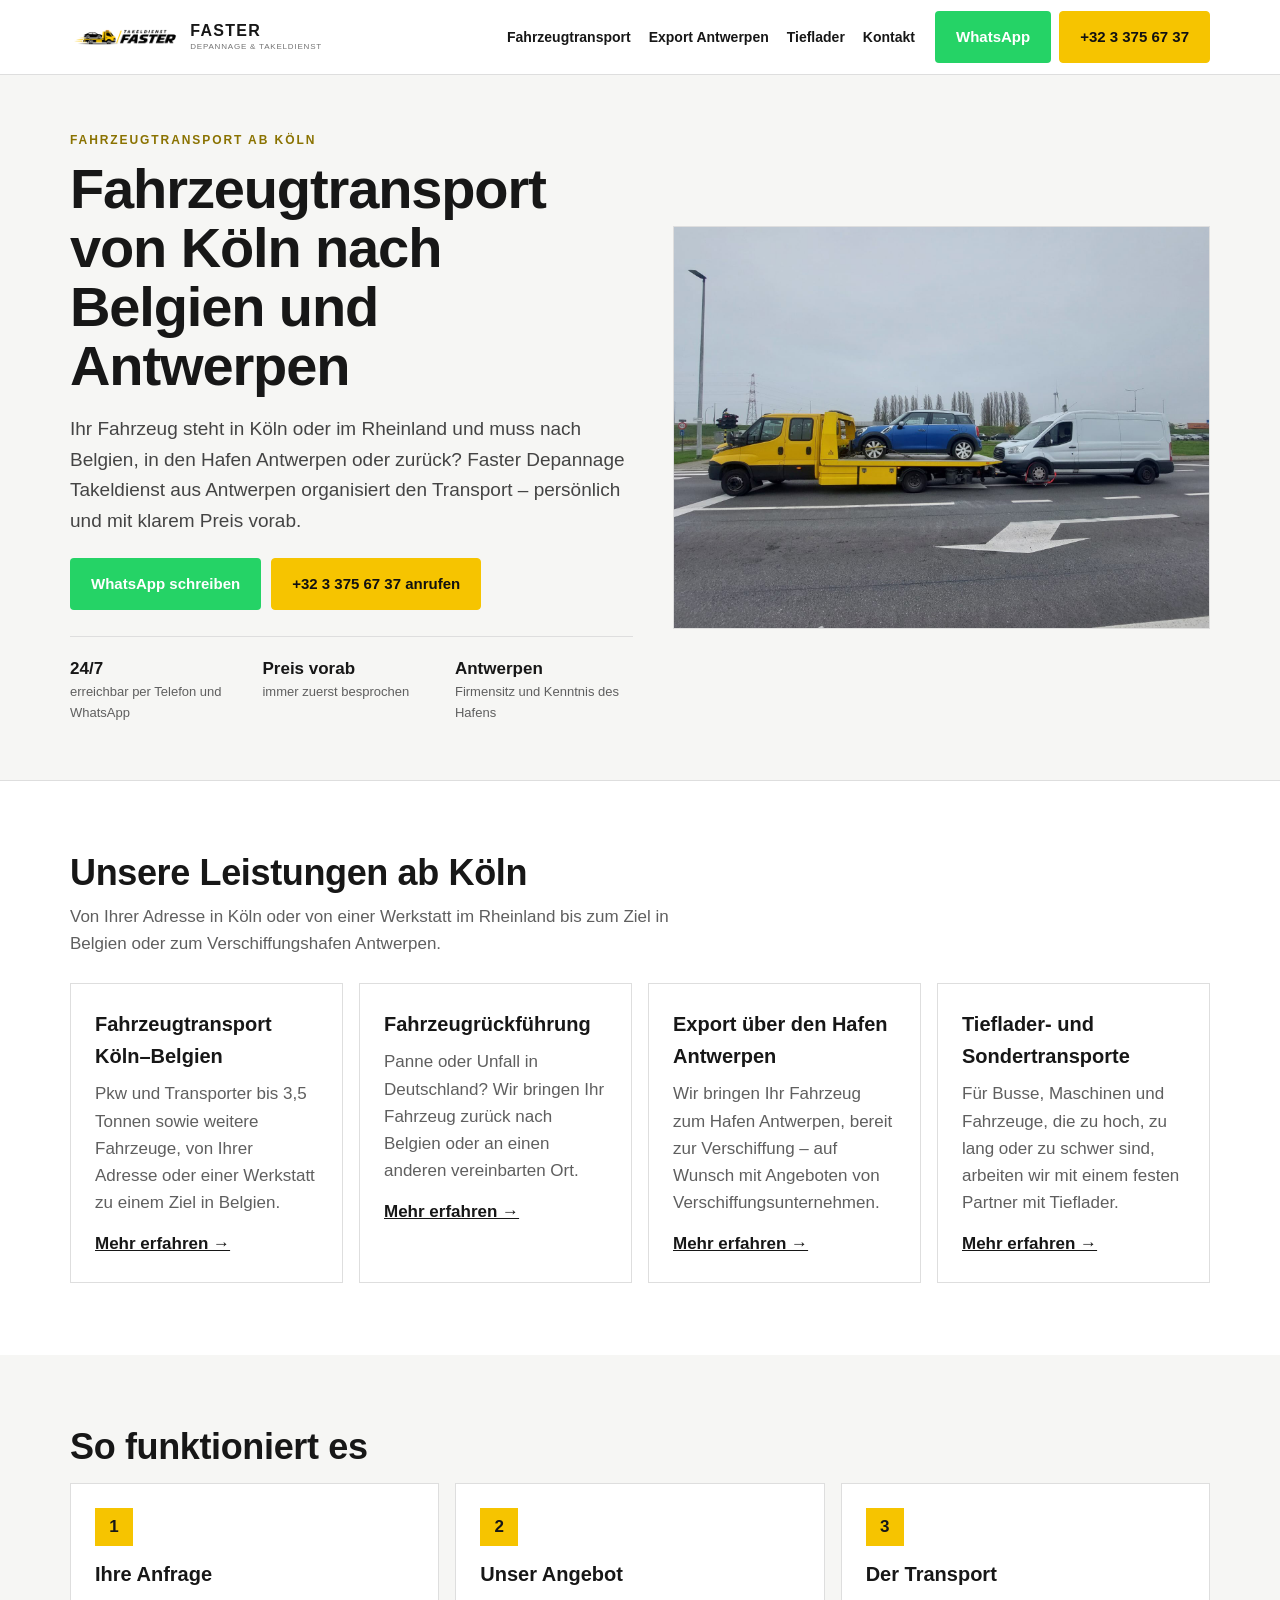
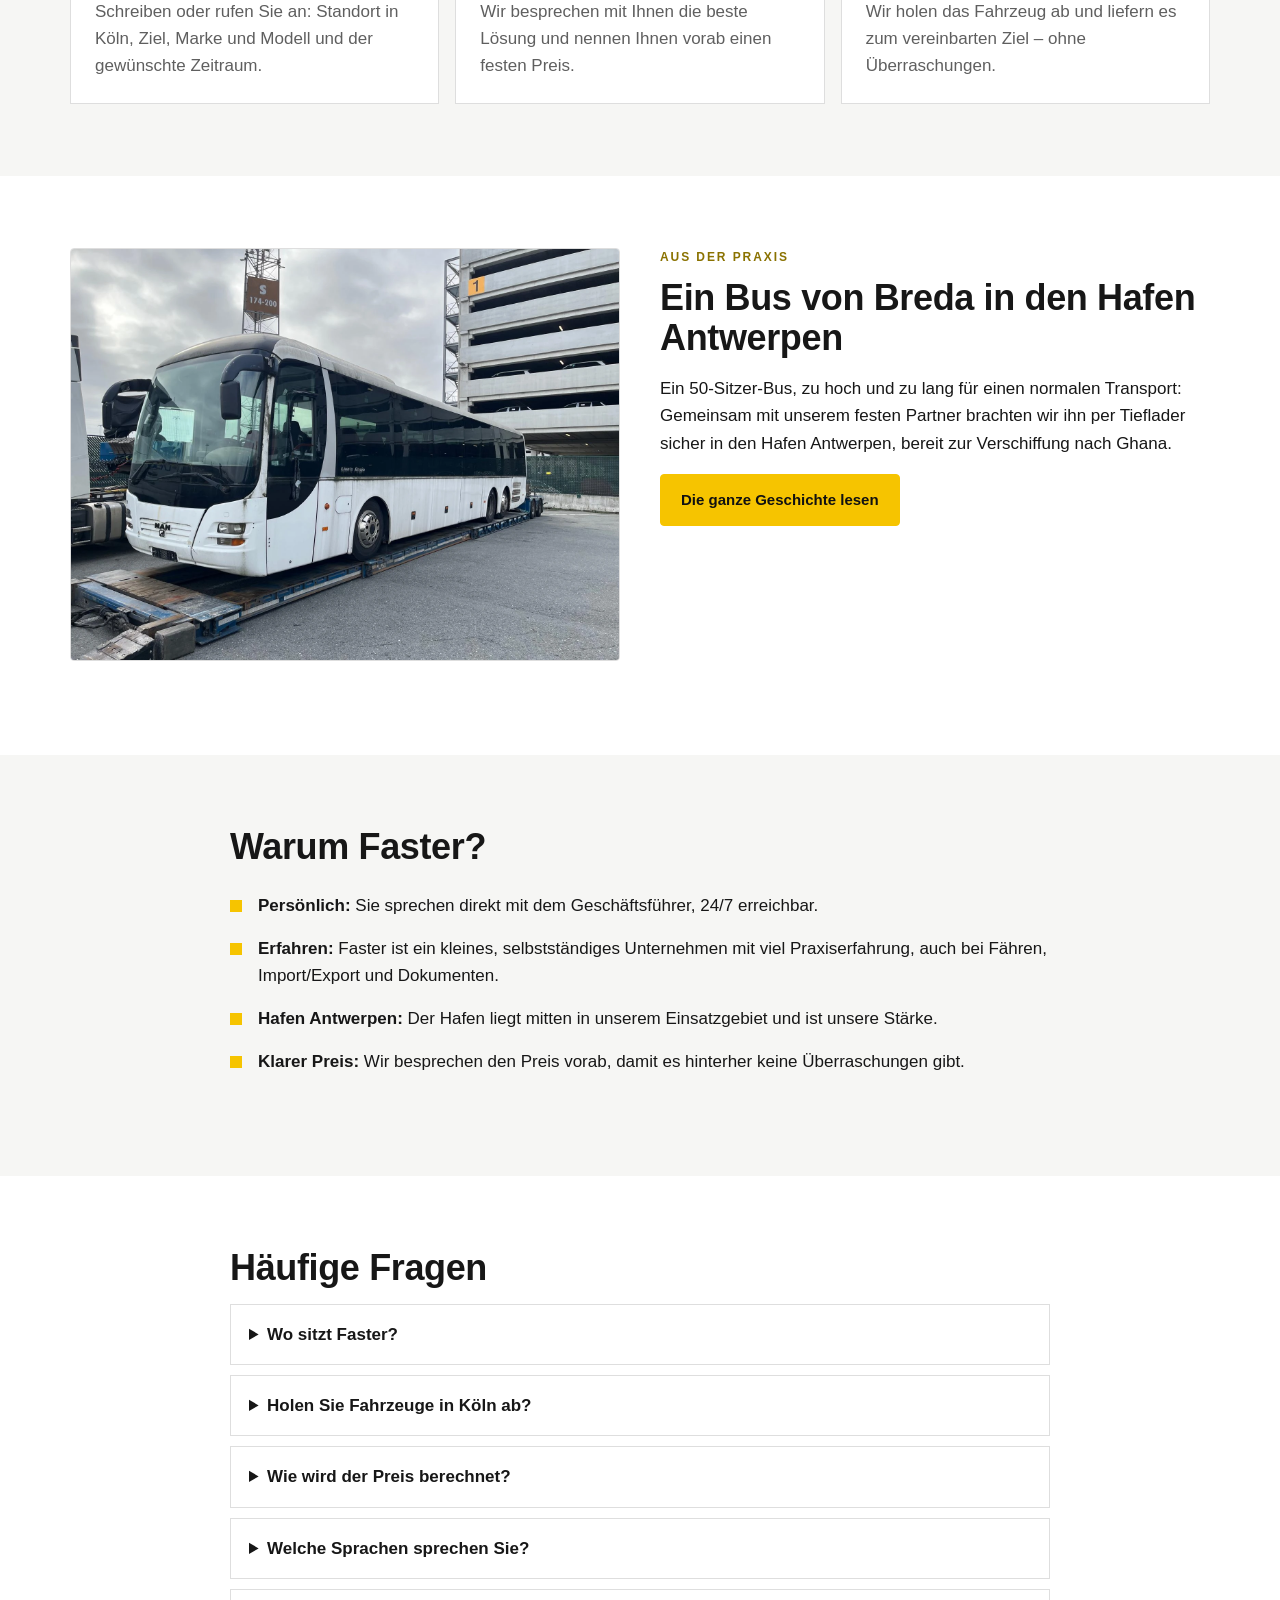
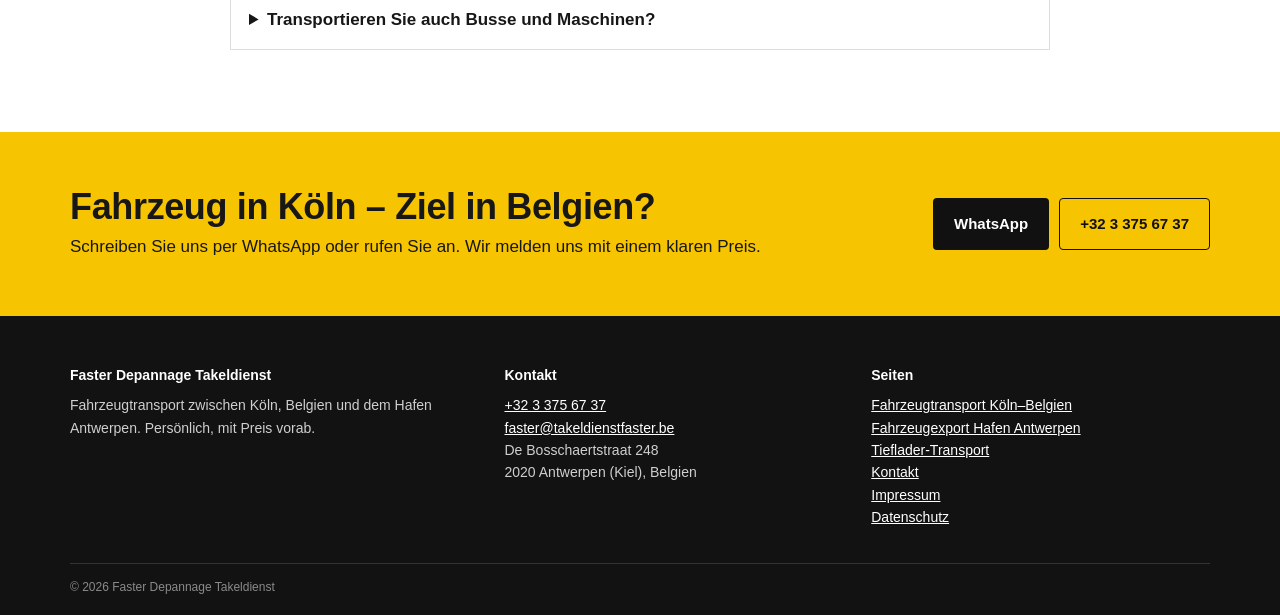
<file: index.html>
<!doctype html>
<html lang="de">
<head>
<meta charset="utf-8"><meta name="viewport" content="width=device-width, initial-scale=1">
<title>Fahrzeugtransport Köln – Belgien &amp; Antwerpen | Faster Depannage Takeldienst</title>
<meta name="description" content="Fahrzeugtransport und Überführung zwischen Köln und Belgien: Pkw, Transporter, Maschinen und Busse, mit Preis vorab. Faster Depannage Takeldienst aus Antwerpen.">
<meta name="theme-color" content="#121212">
<link rel="icon" href="assets/favicon.ico" sizes="any"><link rel="icon" type="image/png" sizes="32x32" href="assets/favicon-32.png"><link rel="apple-touch-icon" href="assets/apple-touch-icon.png">
<link rel="stylesheet" href="styles.css">
<script type="application/ld+json">
{"@context":"https://schema.org","@type":"LocalBusiness","name":"Faster Depannage Takeldienst","description":"Fahrzeugtransport und Überführung zwischen Köln, Belgien und dem Hafen Antwerpen.","email":"faster@takeldienstfaster.be","telephone":"+3233756737","address":{"@type":"PostalAddress","streetAddress":"De Bosschaertstraat 248","postalCode":"2020","addressLocality":"Antwerpen","addressCountry":"BE"},"areaServed":[{"@type":"City","name":"Köln"},{"@type":"Country","name":"Belgien"}],"knowsLanguage":["nl","fr","en"]}
</script>
</head>
<body>
<header class="site-header"><div class="wrap nav">
  <a class="brand" href="index.html" aria-label="Faster Depannage Takeldienst - Startseite"><img src="assets/faster-logo.png" alt="Faster Depannage Takeldienst Logo" width="150" height="40"><span><strong>FASTER</strong><small>DEPANNAGE &amp; TAKELDIENST</small></span></a>
  <nav class="menu" aria-label="Hauptnavigation"><a href="fahrzeugtransport-koeln-belgien.html">Fahrzeugtransport</a><a href="fahrzeugexport-antwerpen-hafen.html">Export Antwerpen</a><a href="tieflader-transport.html">Tieflader</a><a href="kontakt.html">Kontakt</a></nav>
  <div class="nav-cta"><a class="btn btn-wa" href="https://wa.me/3233756737?text=Hallo%20Faster%2C%20ich%20brauche%20einen%20Fahrzeugtransport%20ab%20K%C3%B6ln." target="_blank" rel="noopener">WhatsApp</a><a class="btn btn-y hide-s" href="tel:+3233756737">+32 3 375 67 37</a></div>
</div></header>
<main>
<section class="hero"><div class="wrap hero-grid"><div>
<p class="eyebrow">Fahrzeugtransport ab Köln</p>
<h1>Fahrzeugtransport von Köln nach Belgien und Antwerpen</h1>
<p class="lead">Ihr Fahrzeug steht in Köln oder im Rheinland und muss nach Belgien, in den Hafen Antwerpen oder zurück? Faster Depannage Takeldienst aus Antwerpen organisiert den Transport – persönlich und mit klarem Preis vorab.</p>
<div class="actions"><a class="btn btn-wa" href="https://wa.me/3233756737?text=Hallo%20Faster%2C%20ich%20brauche%20einen%20Fahrzeugtransport%20ab%20K%C3%B6ln." target="_blank" rel="noopener">WhatsApp schreiben</a><a class="btn btn-y" href="tel:+3233756737">+32 3 375 67 37 anrufen</a></div>
<ul class="proof"><li><strong>24/7</strong>erreichbar per Telefon und WhatsApp</li><li><strong>Preis vorab</strong>immer zuerst besprochen</li><li><strong>Antwerpen</strong>Firmensitz und Kenntnis des Hafens</li></ul>
</div><div><img class="hero-img" src="assets/faster-road-transport.jpg" alt="Faster Abschleppwagen mit Fahrzeugen auf der Straße" width="1200" height="900" fetchpriority="high"></div></div></section>

<section class="section"><div class="wrap">
<h2>Unsere Leistungen ab Köln</h2>
<p class="sub">Von Ihrer Adresse in Köln oder von einer Werkstatt im Rheinland bis zum Ziel in Belgien oder zum Verschiffungshafen Antwerpen.</p>
<div class="cards">
<article class="card"><h3>Fahrzeugtransport Köln–Belgien</h3><p>Pkw und Transporter bis 3,5 Tonnen sowie weitere Fahrzeuge, von Ihrer Adresse oder einer Werkstatt zu einem Ziel in Belgien.</p><a href="fahrzeugtransport-koeln-belgien.html">Mehr erfahren →</a></article>
<article class="card"><h3>Fahrzeugrückführung</h3><p>Panne oder Unfall in Deutschland? Wir bringen Ihr Fahrzeug zurück nach Belgien oder an einen anderen vereinbarten Ort.</p><a href="fahrzeugtransport-koeln-belgien.html">Mehr erfahren →</a></article>
<article class="card"><h3>Export über den Hafen Antwerpen</h3><p>Wir bringen Ihr Fahrzeug zum Hafen Antwerpen, bereit zur Verschiffung – auf Wunsch mit Angeboten von Verschiffungsunternehmen.</p><a href="fahrzeugexport-antwerpen-hafen.html">Mehr erfahren →</a></article>
<article class="card"><h3>Tieflader- und Sondertransporte</h3><p>Für Busse, Maschinen und Fahrzeuge, die zu hoch, zu lang oder zu schwer sind, arbeiten wir mit einem festen Partner mit Tieflader.</p><a href="tieflader-transport.html">Mehr erfahren →</a></article>
</div></div></section>

<section class="section grey"><div class="wrap">
<h2>So funktioniert es</h2>
<div class="steps">
<article class="step"><span>1</span><h3>Ihre Anfrage</h3><p>Schreiben oder rufen Sie an: Standort in Köln, Ziel, Marke und Modell und der gewünschte Zeitraum.</p></article>
<article class="step"><span>2</span><h3>Unser Angebot</h3><p>Wir besprechen mit Ihnen die beste Lösung und nennen Ihnen vorab einen festen Preis.</p></article>
<article class="step"><span>3</span><h3>Der Transport</h3><p>Wir holen das Fahrzeug ab und liefern es zum vereinbarten Ziel – ohne Überraschungen.</p></article>
</div></div></section>

<section class="section"><div class="wrap split">
<div><img class="rounded" src="assets/man-lions-regio-dieplader.webp" alt="MAN Lion’s Regio Bus auf einem Tieflader" width="1200" height="800" loading="lazy"></div>
<div><p class="eyebrow">Aus der Praxis</p><h2>Ein Bus von Breda in den Hafen Antwerpen</h2>
<p>Ein 50-Sitzer-Bus, zu hoch und zu lang für einen normalen Transport: Gemeinsam mit unserem festen Partner brachten wir ihn per Tieflader sicher in den Hafen Antwerpen, bereit zur Verschiffung nach Ghana.</p>
<p><a class="btn btn-y" href="tieflader-transport.html">Die ganze Geschichte lesen</a></p></div>
</div></section>

<section class="section grey"><div class="wrap narrow">
<h2>Warum Faster?</h2>
<ul class="ticks">
<li><strong>Persönlich:</strong> Sie sprechen direkt mit dem Geschäftsführer, 24/7 erreichbar.</li>
<li><strong>Erfahren:</strong> Faster ist ein kleines, selbstständiges Unternehmen mit viel Praxiserfahrung, auch bei Fähren, Import/Export und Dokumenten.</li>
<li><strong>Hafen Antwerpen:</strong> Der Hafen liegt mitten in unserem Einsatzgebiet und ist unsere Stärke.</li>
<li><strong>Klarer Preis:</strong> Wir besprechen den Preis vorab, damit es hinterher keine Überraschungen gibt.</li>
</ul></div></section>

<section class="section"><div class="wrap narrow">
<h2>Häufige Fragen</h2>
<details><summary>Wo sitzt Faster?</summary><div>In Antwerpen (Belgien), De Bosschaertstraat 248, 2020 Antwerpen (Kiel). Von Köln aus sind es rund 200 Kilometer.</div></details>
<details><summary>Holen Sie Fahrzeuge in Köln ab?</summary><div>Ja, nach Absprache holen wir Fahrzeuge in Köln und Umgebung ab und bringen sie zum vereinbarten Ziel. Wir sind kein Abschleppdienst vor Ort in Köln; unser Schwerpunkt ist der Transport zwischen Deutschland, Belgien und dem Hafen Antwerpen.</div></details>
<details><summary>Wie wird der Preis berechnet?</summary><div>Der Preis hängt von Strecke, Fahrzeugtyp, Termin und Ziel ab. Wir nennen Ihnen vorab einen festen Preis, sobald wir Ihre Angaben haben.</div></details>
<details><summary>Welche Sprachen sprechen Sie?</summary><div>Niederländisch, Französisch und Englisch. Ihre Anfrage können Sie gern auf Deutsch schicken.</div></details>
<details><summary>Transportieren Sie auch Busse und Maschinen?</summary><div>Ja. Für zu hohe, zu lange oder zu schwere Ladung arbeiten wir mit einem festen Partner mit Tieflader. Fahrzeuge bis 3,5 Tonnen transportieren wir selbst.</div></details>
</div></section>

<section class="cta"><div class="wrap cta-in"><div><h2>Fahrzeug in Köln – Ziel in Belgien?</h2><p>Schreiben Sie uns per WhatsApp oder rufen Sie an. Wir melden uns mit einem klaren Preis.</p></div><div class="actions"><a class="btn btn-dark" href="https://wa.me/3233756737?text=Hallo%20Faster%2C%20ich%20brauche%20einen%20Fahrzeugtransport%20ab%20K%C3%B6ln." target="_blank" rel="noopener">WhatsApp</a><a class="btn btn-out" href="tel:+3233756737">+32 3 375 67 37</a></div></div></section>
</main>
<footer class="site-footer"><div class="wrap foot-grid">
  <div><strong>Faster Depannage Takeldienst</strong><p>Fahrzeugtransport zwischen Köln, Belgien und dem Hafen Antwerpen. Persönlich, mit Preis vorab.</p></div>
  <div><strong>Kontakt</strong><p><a href="tel:+3233756737">+32 3 375 67 37</a><br><a href="mailto:faster@takeldienstfaster.be">faster@takeldienstfaster.be</a><br>De Bosschaertstraat 248<br>2020 Antwerpen (Kiel), Belgien</p></div>
  <div><strong>Seiten</strong><p><a href="fahrzeugtransport-koeln-belgien.html">Fahrzeugtransport Köln–Belgien</a><br><a href="fahrzeugexport-antwerpen-hafen.html">Fahrzeugexport Hafen Antwerpen</a><br><a href="tieflader-transport.html">Tieflader-Transport</a><br><a href="kontakt.html">Kontakt</a><br><a href="impressum.html">Impressum</a><br><a href="datenschutz.html">Datenschutz</a></p></div>
</div><div class="wrap foot-bottom">© 2026 Faster Depannage Takeldienst</div></footer>
</body>
</html>
</file>
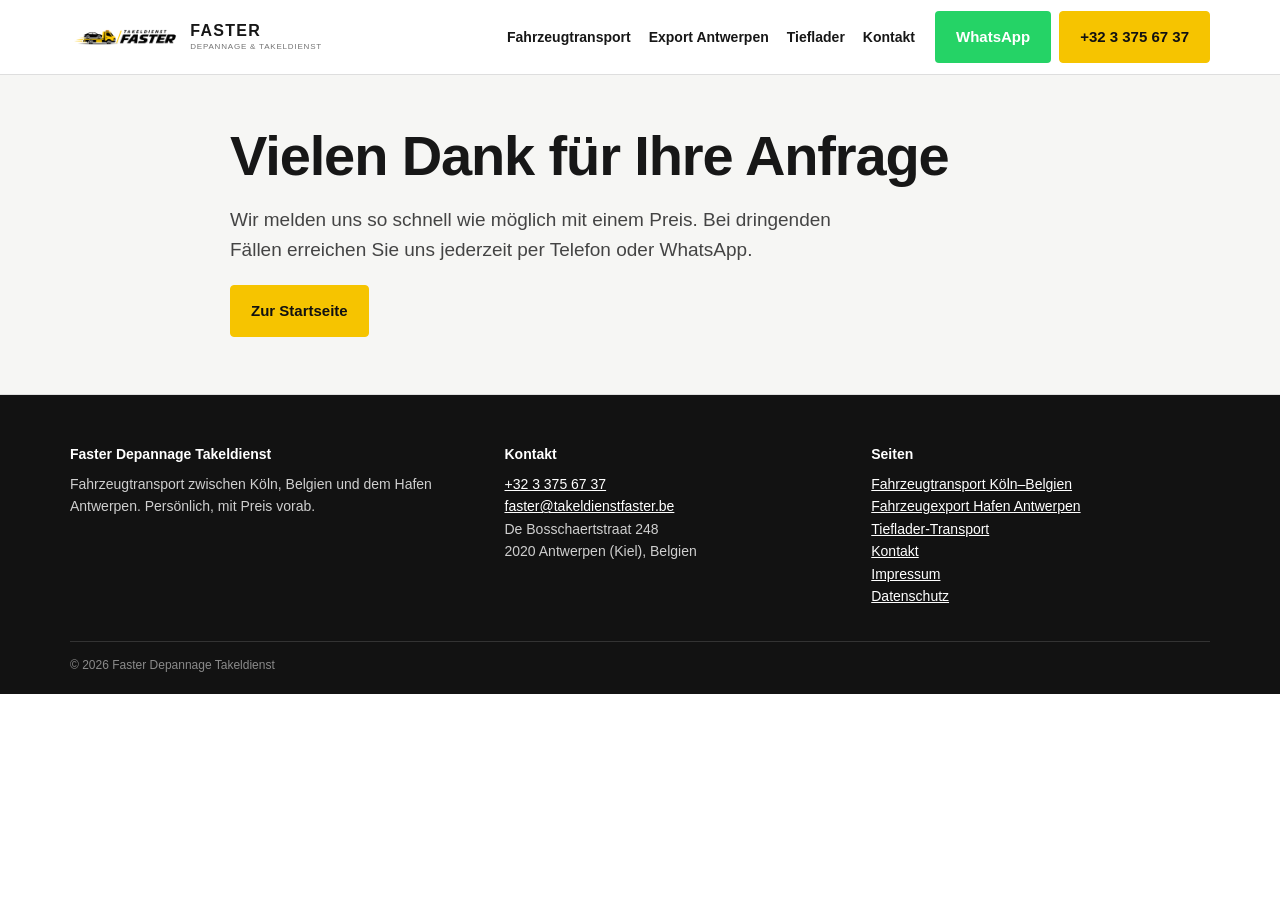
<file: danke.html>
<!doctype html>
<html lang="de">
<head>
<meta charset="utf-8"><meta name="viewport" content="width=device-width, initial-scale=1">
<title>Vielen Dank | Faster Depannage Takeldienst</title>
<meta name="description" content="Ihre Anfrage wurde gesendet.">
<meta name="robots" content="noindex">
<meta name="theme-color" content="#121212">
<link rel="icon" href="assets/favicon.ico" sizes="any"><link rel="icon" type="image/png" sizes="32x32" href="assets/favicon-32.png"><link rel="apple-touch-icon" href="assets/apple-touch-icon.png">
<link rel="stylesheet" href="styles.css">
</head>
<body>
<header class="site-header"><div class="wrap nav">
  <a class="brand" href="index.html" aria-label="Faster Depannage Takeldienst - Startseite"><img src="assets/faster-logo.png" alt="Faster Depannage Takeldienst Logo" width="150" height="40"><span><strong>FASTER</strong><small>DEPANNAGE &amp; TAKELDIENST</small></span></a>
  <nav class="menu" aria-label="Hauptnavigation"><a href="fahrzeugtransport-koeln-belgien.html">Fahrzeugtransport</a><a href="fahrzeugexport-antwerpen-hafen.html">Export Antwerpen</a><a href="tieflader-transport.html">Tieflader</a><a href="kontakt.html">Kontakt</a></nav>
  <div class="nav-cta"><a class="btn btn-wa" href="https://wa.me/3233756737?text=Hallo%20Faster%2C%20ich%20brauche%20einen%20Fahrzeugtransport%20ab%20K%C3%B6ln." target="_blank" rel="noopener">WhatsApp</a><a class="btn btn-y hide-s" href="tel:+3233756737">+32 3 375 67 37</a></div>
</div></header>
<main>
<section class="page-head"><div class="wrap narrow"><h1>Vielen Dank für Ihre Anfrage</h1><p class="lead">Wir melden uns so schnell wie möglich mit einem Preis. Bei dringenden Fällen erreichen Sie uns jederzeit per Telefon oder WhatsApp.</p><p><a class="btn btn-y" href="index.html">Zur Startseite</a></p></div></section>
</main>
<footer class="site-footer"><div class="wrap foot-grid">
  <div><strong>Faster Depannage Takeldienst</strong><p>Fahrzeugtransport zwischen Köln, Belgien und dem Hafen Antwerpen. Persönlich, mit Preis vorab.</p></div>
  <div><strong>Kontakt</strong><p><a href="tel:+3233756737">+32 3 375 67 37</a><br><a href="mailto:faster@takeldienstfaster.be">faster@takeldienstfaster.be</a><br>De Bosschaertstraat 248<br>2020 Antwerpen (Kiel), Belgien</p></div>
  <div><strong>Seiten</strong><p><a href="fahrzeugtransport-koeln-belgien.html">Fahrzeugtransport Köln–Belgien</a><br><a href="fahrzeugexport-antwerpen-hafen.html">Fahrzeugexport Hafen Antwerpen</a><br><a href="tieflader-transport.html">Tieflader-Transport</a><br><a href="kontakt.html">Kontakt</a><br><a href="impressum.html">Impressum</a><br><a href="datenschutz.html">Datenschutz</a></p></div>
</div><div class="wrap foot-bottom">© 2026 Faster Depannage Takeldienst</div></footer>
</body>
</html>
</file>
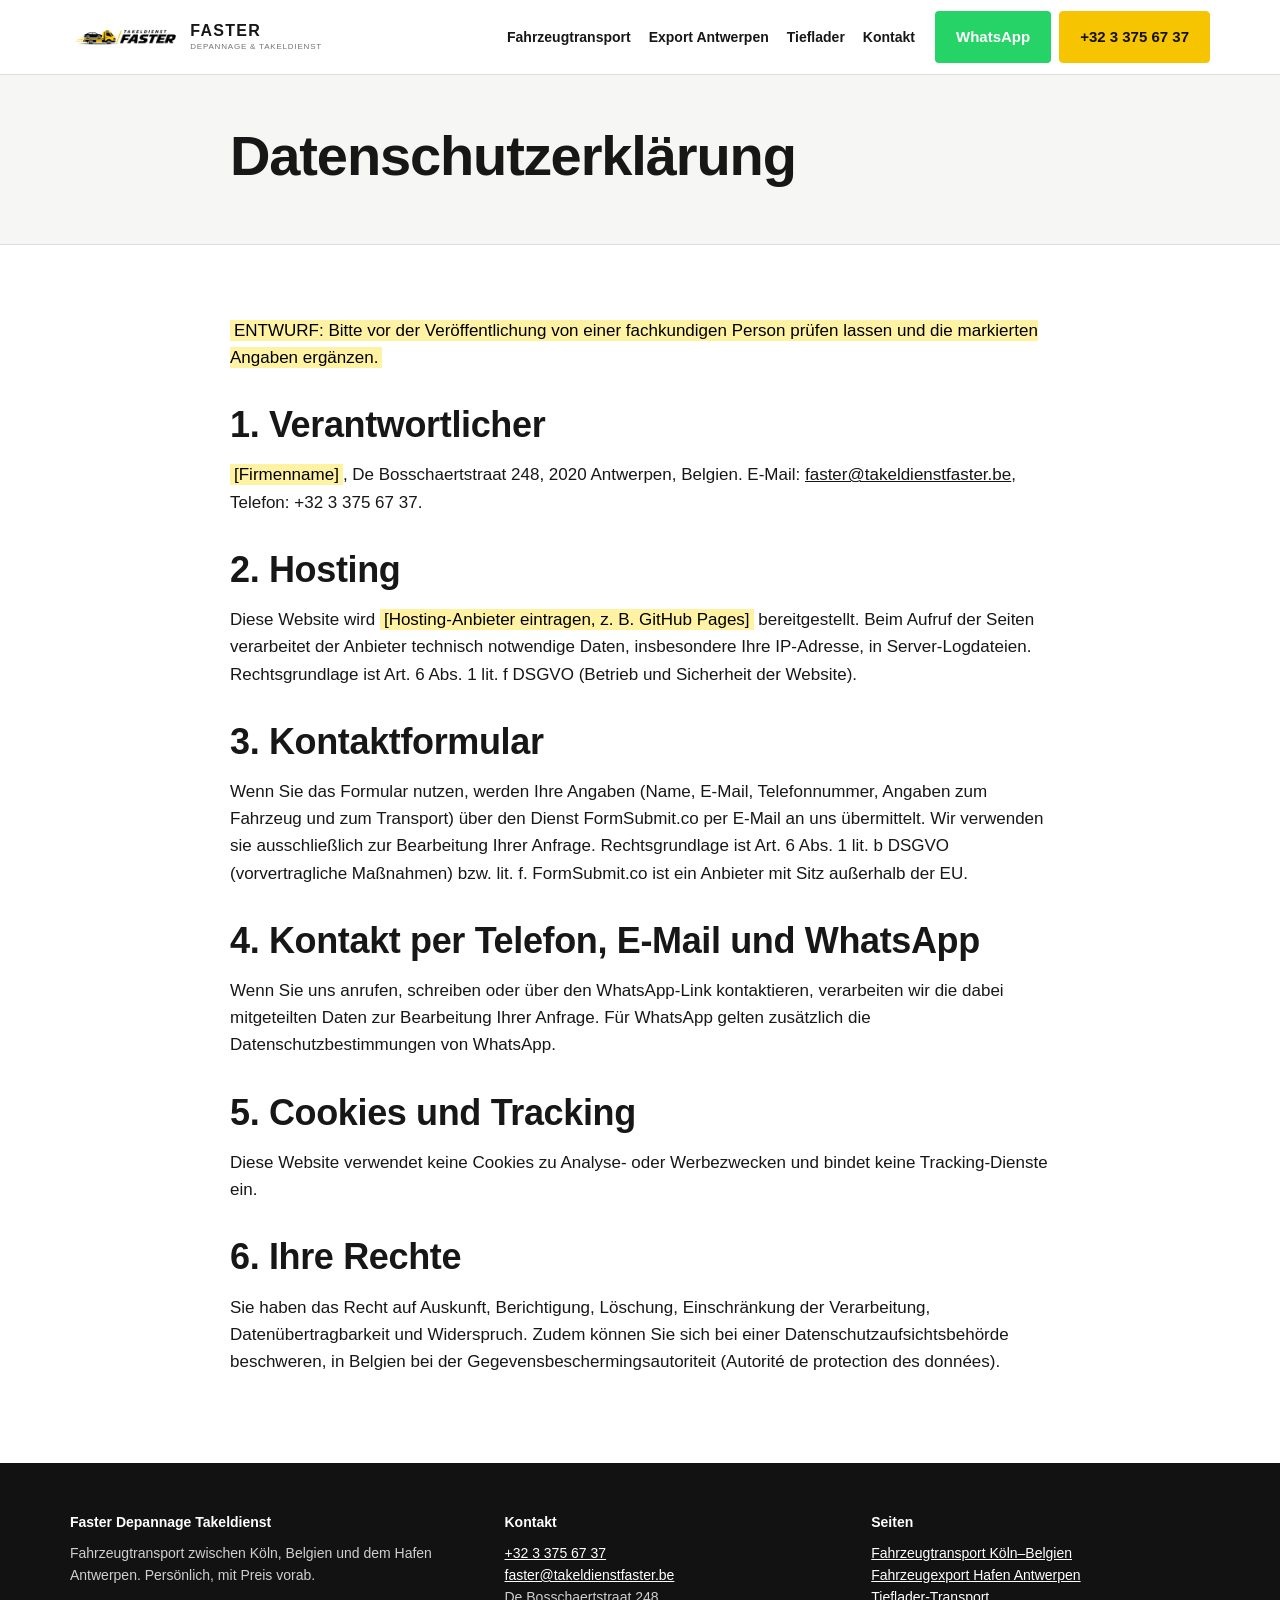
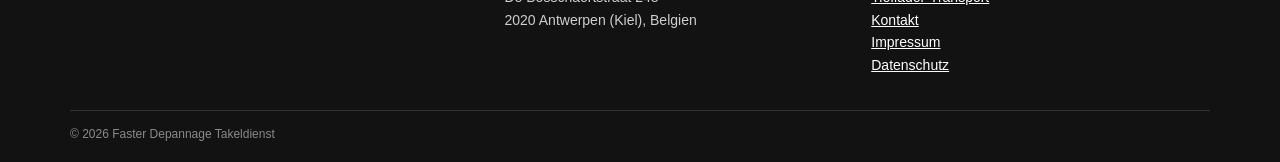
<file: datenschutz.html>
<!doctype html>
<html lang="de">
<head>
<meta charset="utf-8"><meta name="viewport" content="width=device-width, initial-scale=1">
<title>Datenschutzerklärung | Faster Depannage Takeldienst</title>
<meta name="description" content="Datenschutzerklärung dieser Website.">
<meta name="robots" content="noindex">
<meta name="theme-color" content="#121212">
<link rel="icon" href="assets/favicon.ico" sizes="any"><link rel="icon" type="image/png" sizes="32x32" href="assets/favicon-32.png"><link rel="apple-touch-icon" href="assets/apple-touch-icon.png">
<link rel="stylesheet" href="styles.css">
</head>
<body>
<header class="site-header"><div class="wrap nav">
  <a class="brand" href="index.html" aria-label="Faster Depannage Takeldienst - Startseite"><img src="assets/faster-logo.png" alt="Faster Depannage Takeldienst Logo" width="150" height="40"><span><strong>FASTER</strong><small>DEPANNAGE &amp; TAKELDIENST</small></span></a>
  <nav class="menu" aria-label="Hauptnavigation"><a href="fahrzeugtransport-koeln-belgien.html">Fahrzeugtransport</a><a href="fahrzeugexport-antwerpen-hafen.html">Export Antwerpen</a><a href="tieflader-transport.html">Tieflader</a><a href="kontakt.html">Kontakt</a></nav>
  <div class="nav-cta"><a class="btn btn-wa" href="https://wa.me/3233756737?text=Hallo%20Faster%2C%20ich%20brauche%20einen%20Fahrzeugtransport%20ab%20K%C3%B6ln." target="_blank" rel="noopener">WhatsApp</a><a class="btn btn-y hide-s" href="tel:+3233756737">+32 3 375 67 37</a></div>
</div></header>
<main>
<section class="page-head"><div class="wrap narrow"><h1>Datenschutzerklärung</h1></div></section>
<section class="section"><div class="wrap narrow copy">
<p><mark>ENTWURF: Bitte vor der Veröffentlichung von einer fachkundigen Person prüfen lassen und die markierten Angaben ergänzen.</mark></p>
<h2>1. Verantwortlicher</h2>
<p><mark>[Firmenname]</mark>, De Bosschaertstraat 248, 2020 Antwerpen, Belgien. E-Mail: <a href="mailto:faster@takeldienstfaster.be">faster@takeldienstfaster.be</a>, Telefon: +32 3 375 67 37.</p>
<h2>2. Hosting</h2>
<p>Diese Website wird <mark>[Hosting-Anbieter eintragen, z. B. GitHub Pages]</mark> bereitgestellt. Beim Aufruf der Seiten verarbeitet der Anbieter technisch notwendige Daten, insbesondere Ihre IP-Adresse, in Server-Logdateien. Rechtsgrundlage ist Art. 6 Abs. 1 lit. f DSGVO (Betrieb und Sicherheit der Website).</p>
<h2>3. Kontaktformular</h2>
<p>Wenn Sie das Formular nutzen, werden Ihre Angaben (Name, E-Mail, Telefonnummer, Angaben zum Fahrzeug und zum Transport) über den Dienst FormSubmit.co per E-Mail an uns übermittelt. Wir verwenden sie ausschließlich zur Bearbeitung Ihrer Anfrage. Rechtsgrundlage ist Art. 6 Abs. 1 lit. b DSGVO (vorvertragliche Maßnahmen) bzw. lit. f. FormSubmit.co ist ein Anbieter mit Sitz außerhalb der EU.</p>
<h2>4. Kontakt per Telefon, E-Mail und WhatsApp</h2>
<p>Wenn Sie uns anrufen, schreiben oder über den WhatsApp-Link kontaktieren, verarbeiten wir die dabei mitgeteilten Daten zur Bearbeitung Ihrer Anfrage. Für WhatsApp gelten zusätzlich die Datenschutzbestimmungen von WhatsApp.</p>
<h2>5. Cookies und Tracking</h2>
<p>Diese Website verwendet keine Cookies zu Analyse- oder Werbezwecken und bindet keine Tracking-Dienste ein.</p>
<h2>6. Ihre Rechte</h2>
<p>Sie haben das Recht auf Auskunft, Berichtigung, Löschung, Einschränkung der Verarbeitung, Datenübertragbarkeit und Widerspruch. Zudem können Sie sich bei einer Datenschutzaufsichtsbehörde beschweren, in Belgien bei der Gegevensbeschermingsautoriteit (Autorité de protection des données).</p>
</div></section>
</main>
<footer class="site-footer"><div class="wrap foot-grid">
  <div><strong>Faster Depannage Takeldienst</strong><p>Fahrzeugtransport zwischen Köln, Belgien und dem Hafen Antwerpen. Persönlich, mit Preis vorab.</p></div>
  <div><strong>Kontakt</strong><p><a href="tel:+3233756737">+32 3 375 67 37</a><br><a href="mailto:faster@takeldienstfaster.be">faster@takeldienstfaster.be</a><br>De Bosschaertstraat 248<br>2020 Antwerpen (Kiel), Belgien</p></div>
  <div><strong>Seiten</strong><p><a href="fahrzeugtransport-koeln-belgien.html">Fahrzeugtransport Köln–Belgien</a><br><a href="fahrzeugexport-antwerpen-hafen.html">Fahrzeugexport Hafen Antwerpen</a><br><a href="tieflader-transport.html">Tieflader-Transport</a><br><a href="kontakt.html">Kontakt</a><br><a href="impressum.html">Impressum</a><br><a href="datenschutz.html">Datenschutz</a></p></div>
</div><div class="wrap foot-bottom">© 2026 Faster Depannage Takeldienst</div></footer>
</body>
</html>
</file>
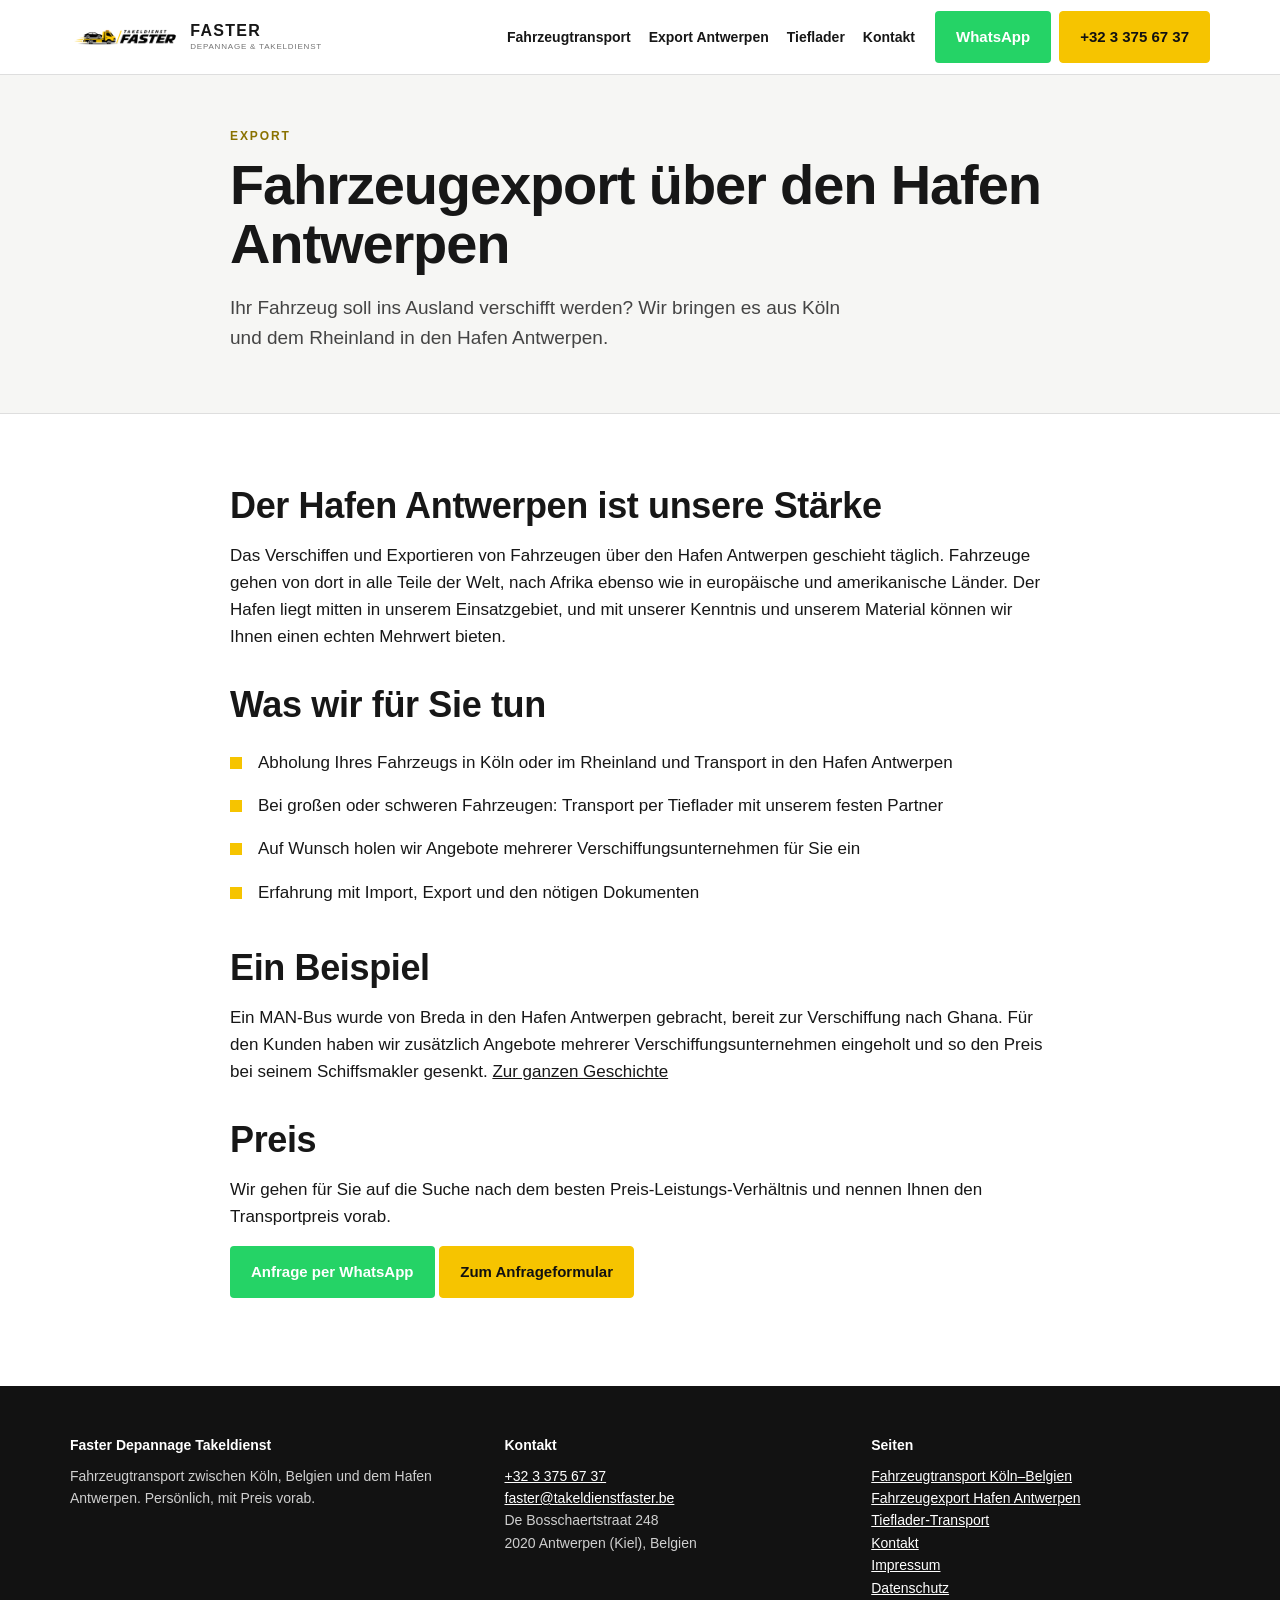
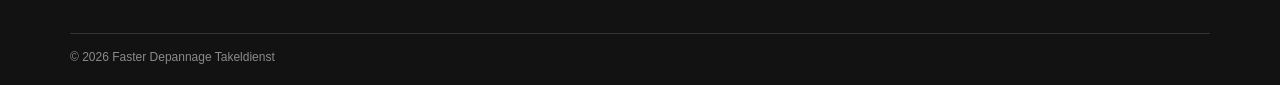
<file: fahrzeugexport-antwerpen-hafen.html>
<!doctype html>
<html lang="de">
<head>
<meta charset="utf-8"><meta name="viewport" content="width=device-width, initial-scale=1">
<title>Fahrzeugexport über den Hafen Antwerpen | Faster Depannage Takeldienst</title>
<meta name="description" content="Fahrzeug aus Köln in den Hafen Antwerpen bringen: Transport zur Verschiffung, auf Wunsch mit Angeboten von Verschiffungsunternehmen. Preis vorab.">
<meta name="theme-color" content="#121212">
<link rel="icon" href="assets/favicon.ico" sizes="any"><link rel="icon" type="image/png" sizes="32x32" href="assets/favicon-32.png"><link rel="apple-touch-icon" href="assets/apple-touch-icon.png">
<link rel="stylesheet" href="styles.css">
</head>
<body>
<header class="site-header"><div class="wrap nav">
  <a class="brand" href="index.html" aria-label="Faster Depannage Takeldienst - Startseite"><img src="assets/faster-logo.png" alt="Faster Depannage Takeldienst Logo" width="150" height="40"><span><strong>FASTER</strong><small>DEPANNAGE &amp; TAKELDIENST</small></span></a>
  <nav class="menu" aria-label="Hauptnavigation"><a href="fahrzeugtransport-koeln-belgien.html">Fahrzeugtransport</a><a href="fahrzeugexport-antwerpen-hafen.html">Export Antwerpen</a><a href="tieflader-transport.html">Tieflader</a><a href="kontakt.html">Kontakt</a></nav>
  <div class="nav-cta"><a class="btn btn-wa" href="https://wa.me/3233756737?text=Hallo%20Faster%2C%20ich%20brauche%20einen%20Fahrzeugtransport%20ab%20K%C3%B6ln." target="_blank" rel="noopener">WhatsApp</a><a class="btn btn-y hide-s" href="tel:+3233756737">+32 3 375 67 37</a></div>
</div></header>
<main>
<section class="page-head"><div class="wrap narrow"><p class="eyebrow">Export</p><h1>Fahrzeugexport über den Hafen Antwerpen</h1>
<p class="lead">Ihr Fahrzeug soll ins Ausland verschifft werden? Wir bringen es aus Köln und dem Rheinland in den Hafen Antwerpen.</p></div></section>
<section class="section"><div class="wrap narrow copy">
<h2>Der Hafen Antwerpen ist unsere Stärke</h2>
<p>Das Verschiffen und Exportieren von Fahrzeugen über den Hafen Antwerpen geschieht täglich. Fahrzeuge gehen von dort in alle Teile der Welt, nach Afrika ebenso wie in europäische und amerikanische Länder. Der Hafen liegt mitten in unserem Einsatzgebiet, und mit unserer Kenntnis und unserem Material können wir Ihnen einen echten Mehrwert bieten.</p>
<h2>Was wir für Sie tun</h2>
<ul class="ticks">
<li>Abholung Ihres Fahrzeugs in Köln oder im Rheinland und Transport in den Hafen Antwerpen</li>
<li>Bei großen oder schweren Fahrzeugen: Transport per Tieflader mit unserem festen Partner</li>
<li>Auf Wunsch holen wir Angebote mehrerer Verschiffungsunternehmen für Sie ein</li>
<li>Erfahrung mit Import, Export und den nötigen Dokumenten</li>
</ul>
<h2>Ein Beispiel</h2>
<p>Ein MAN-Bus wurde von Breda in den Hafen Antwerpen gebracht, bereit zur Verschiffung nach Ghana. Für den Kunden haben wir zusätzlich Angebote mehrerer Verschiffungsunternehmen eingeholt und so den Preis bei seinem Schiffsmakler gesenkt. <a href="tieflader-transport.html">Zur ganzen Geschichte</a></p>
<h2>Preis</h2>
<p>Wir gehen für Sie auf die Suche nach dem besten Preis-Leistungs-Verhältnis und nennen Ihnen den Transportpreis vorab.</p>
<p><a class="btn btn-wa" href="https://wa.me/3233756737?text=Hallo%20Faster%2C%20ich%20brauche%20einen%20Fahrzeugtransport%20ab%20K%C3%B6ln." target="_blank" rel="noopener">Anfrage per WhatsApp</a> <a class="btn btn-y" href="kontakt.html">Zum Anfrageformular</a></p>
</div></section>
</main>
<footer class="site-footer"><div class="wrap foot-grid">
  <div><strong>Faster Depannage Takeldienst</strong><p>Fahrzeugtransport zwischen Köln, Belgien und dem Hafen Antwerpen. Persönlich, mit Preis vorab.</p></div>
  <div><strong>Kontakt</strong><p><a href="tel:+3233756737">+32 3 375 67 37</a><br><a href="mailto:faster@takeldienstfaster.be">faster@takeldienstfaster.be</a><br>De Bosschaertstraat 248<br>2020 Antwerpen (Kiel), Belgien</p></div>
  <div><strong>Seiten</strong><p><a href="fahrzeugtransport-koeln-belgien.html">Fahrzeugtransport Köln–Belgien</a><br><a href="fahrzeugexport-antwerpen-hafen.html">Fahrzeugexport Hafen Antwerpen</a><br><a href="tieflader-transport.html">Tieflader-Transport</a><br><a href="kontakt.html">Kontakt</a><br><a href="impressum.html">Impressum</a><br><a href="datenschutz.html">Datenschutz</a></p></div>
</div><div class="wrap foot-bottom">© 2026 Faster Depannage Takeldienst</div></footer>
</body>
</html>
</file>
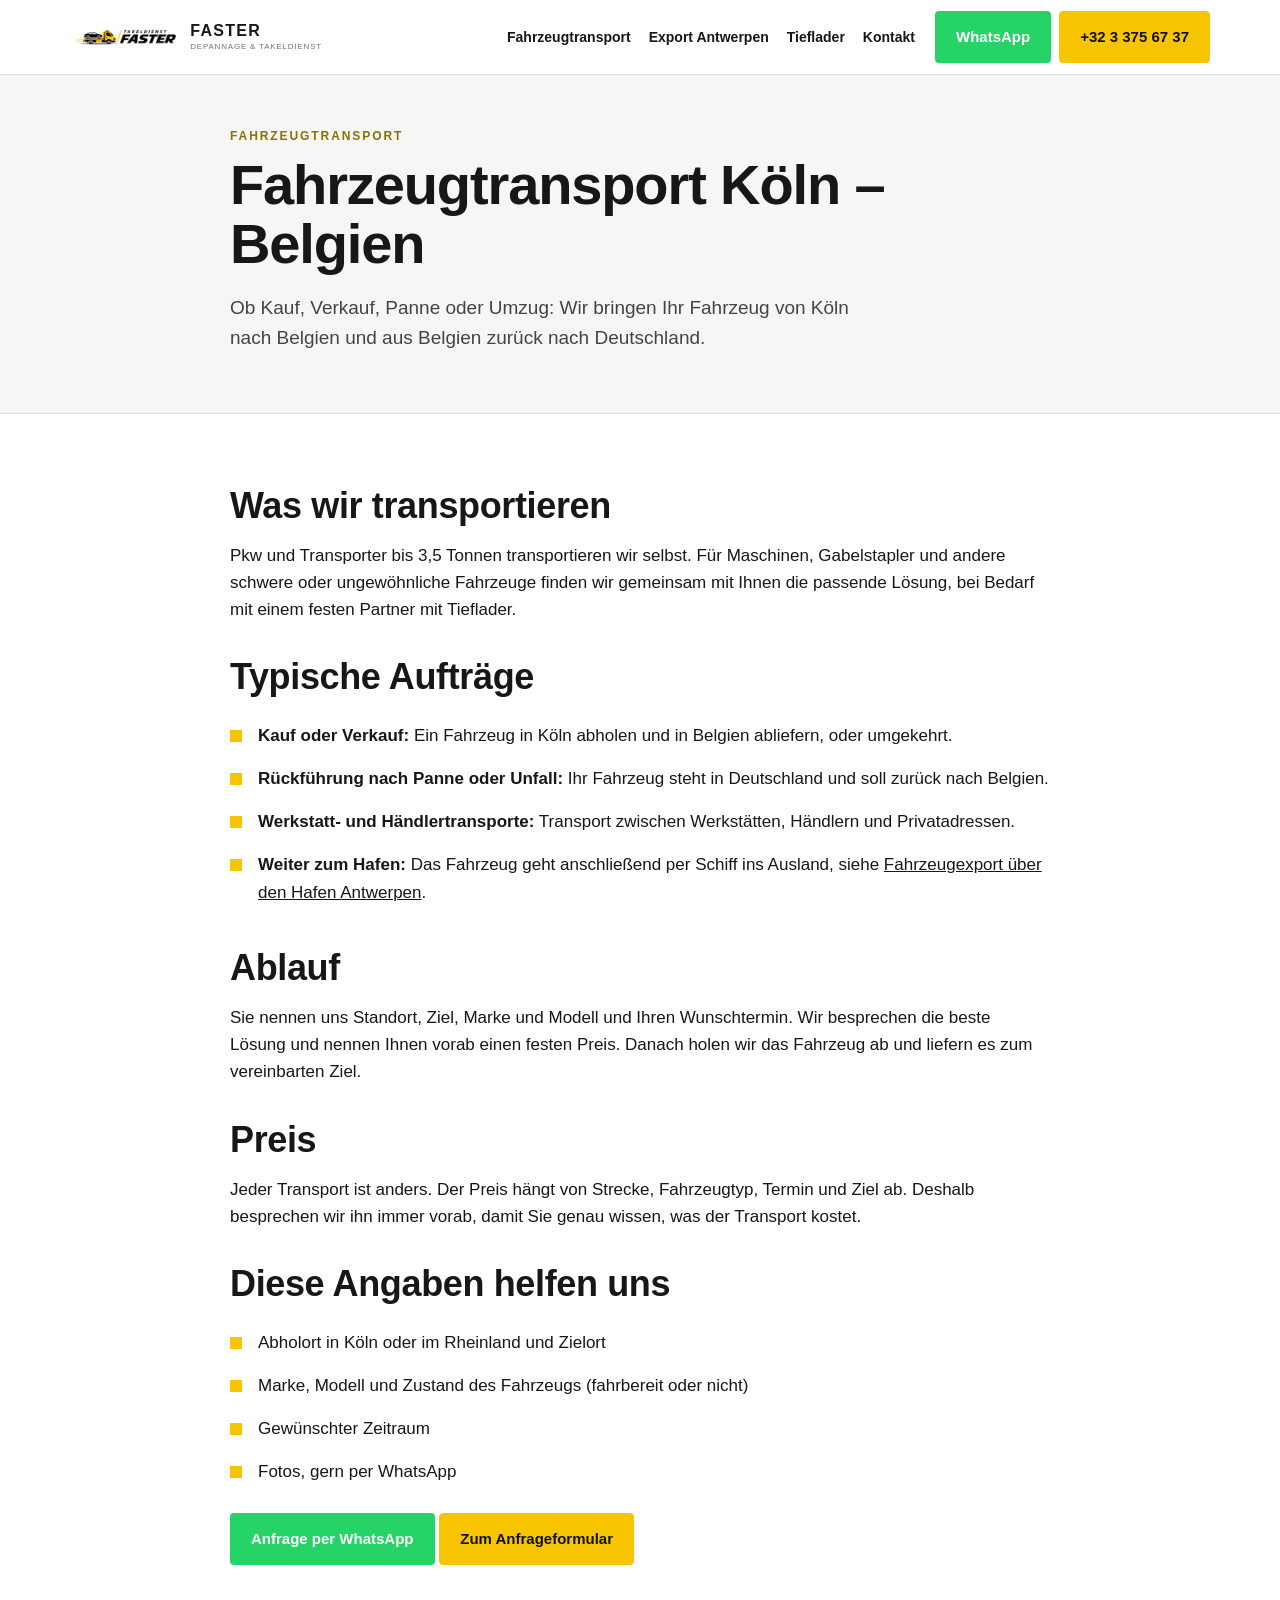
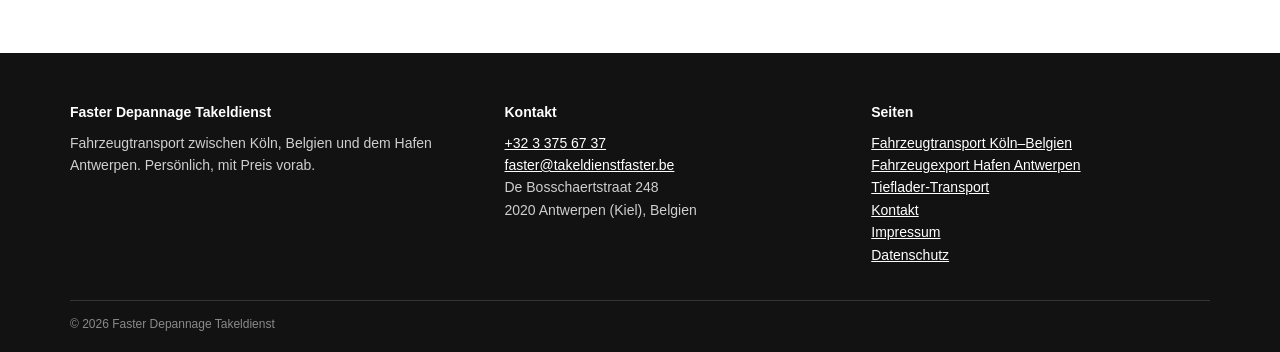
<file: fahrzeugtransport-koeln-belgien.html>
<!doctype html>
<html lang="de">
<head>
<meta charset="utf-8"><meta name="viewport" content="width=device-width, initial-scale=1">
<title>Fahrzeugtransport Köln – Belgien | Faster Depannage Takeldienst</title>
<meta name="description" content="Fahrzeugtransport von Köln nach Belgien und zurück: Pkw, Transporter bis 3,5 Tonnen, Rückführung nach Panne oder Unfall. Preis vorab.">
<meta name="theme-color" content="#121212">
<link rel="icon" href="assets/favicon.ico" sizes="any"><link rel="icon" type="image/png" sizes="32x32" href="assets/favicon-32.png"><link rel="apple-touch-icon" href="assets/apple-touch-icon.png">
<link rel="stylesheet" href="styles.css">
</head>
<body>
<header class="site-header"><div class="wrap nav">
  <a class="brand" href="index.html" aria-label="Faster Depannage Takeldienst - Startseite"><img src="assets/faster-logo.png" alt="Faster Depannage Takeldienst Logo" width="150" height="40"><span><strong>FASTER</strong><small>DEPANNAGE &amp; TAKELDIENST</small></span></a>
  <nav class="menu" aria-label="Hauptnavigation"><a href="fahrzeugtransport-koeln-belgien.html">Fahrzeugtransport</a><a href="fahrzeugexport-antwerpen-hafen.html">Export Antwerpen</a><a href="tieflader-transport.html">Tieflader</a><a href="kontakt.html">Kontakt</a></nav>
  <div class="nav-cta"><a class="btn btn-wa" href="https://wa.me/3233756737?text=Hallo%20Faster%2C%20ich%20brauche%20einen%20Fahrzeugtransport%20ab%20K%C3%B6ln." target="_blank" rel="noopener">WhatsApp</a><a class="btn btn-y hide-s" href="tel:+3233756737">+32 3 375 67 37</a></div>
</div></header>
<main>
<section class="page-head"><div class="wrap narrow"><p class="eyebrow">Fahrzeugtransport</p><h1>Fahrzeugtransport Köln – Belgien</h1>
<p class="lead">Ob Kauf, Verkauf, Panne oder Umzug: Wir bringen Ihr Fahrzeug von Köln nach Belgien und aus Belgien zurück nach Deutschland.</p></div></section>
<section class="section"><div class="wrap narrow copy">
<h2>Was wir transportieren</h2>
<p>Pkw und Transporter bis 3,5 Tonnen transportieren wir selbst. Für Maschinen, Gabelstapler und andere schwere oder ungewöhnliche Fahrzeuge finden wir gemeinsam mit Ihnen die passende Lösung, bei Bedarf mit einem festen Partner mit Tieflader.</p>
<h2>Typische Aufträge</h2>
<ul class="ticks">
<li><strong>Kauf oder Verkauf:</strong> Ein Fahrzeug in Köln abholen und in Belgien abliefern, oder umgekehrt.</li>
<li><strong>Rückführung nach Panne oder Unfall:</strong> Ihr Fahrzeug steht in Deutschland und soll zurück nach Belgien.</li>
<li><strong>Werkstatt- und Händlertransporte:</strong> Transport zwischen Werkstätten, Händlern und Privatadressen.</li>
<li><strong>Weiter zum Hafen:</strong> Das Fahrzeug geht anschließend per Schiff ins Ausland, siehe <a href="fahrzeugexport-antwerpen-hafen.html">Fahrzeugexport über den Hafen Antwerpen</a>.</li>
</ul>
<h2>Ablauf</h2>
<p>Sie nennen uns Standort, Ziel, Marke und Modell und Ihren Wunschtermin. Wir besprechen die beste Lösung und nennen Ihnen vorab einen festen Preis. Danach holen wir das Fahrzeug ab und liefern es zum vereinbarten Ziel.</p>
<h2>Preis</h2>
<p>Jeder Transport ist anders. Der Preis hängt von Strecke, Fahrzeugtyp, Termin und Ziel ab. Deshalb besprechen wir ihn immer vorab, damit Sie genau wissen, was der Transport kostet.</p>
<h2>Diese Angaben helfen uns</h2>
<ul class="ticks"><li>Abholort in Köln oder im Rheinland und Zielort</li><li>Marke, Modell und Zustand des Fahrzeugs (fahrbereit oder nicht)</li><li>Gewünschter Zeitraum</li><li>Fotos, gern per WhatsApp</li></ul>
<p><a class="btn btn-wa" href="https://wa.me/3233756737?text=Hallo%20Faster%2C%20ich%20brauche%20einen%20Fahrzeugtransport%20ab%20K%C3%B6ln." target="_blank" rel="noopener">Anfrage per WhatsApp</a> <a class="btn btn-y" href="kontakt.html">Zum Anfrageformular</a></p>
</div></section>
</main>
<footer class="site-footer"><div class="wrap foot-grid">
  <div><strong>Faster Depannage Takeldienst</strong><p>Fahrzeugtransport zwischen Köln, Belgien und dem Hafen Antwerpen. Persönlich, mit Preis vorab.</p></div>
  <div><strong>Kontakt</strong><p><a href="tel:+3233756737">+32 3 375 67 37</a><br><a href="mailto:faster@takeldienstfaster.be">faster@takeldienstfaster.be</a><br>De Bosschaertstraat 248<br>2020 Antwerpen (Kiel), Belgien</p></div>
  <div><strong>Seiten</strong><p><a href="fahrzeugtransport-koeln-belgien.html">Fahrzeugtransport Köln–Belgien</a><br><a href="fahrzeugexport-antwerpen-hafen.html">Fahrzeugexport Hafen Antwerpen</a><br><a href="tieflader-transport.html">Tieflader-Transport</a><br><a href="kontakt.html">Kontakt</a><br><a href="impressum.html">Impressum</a><br><a href="datenschutz.html">Datenschutz</a></p></div>
</div><div class="wrap foot-bottom">© 2026 Faster Depannage Takeldienst</div></footer>
</body>
</html>
</file>
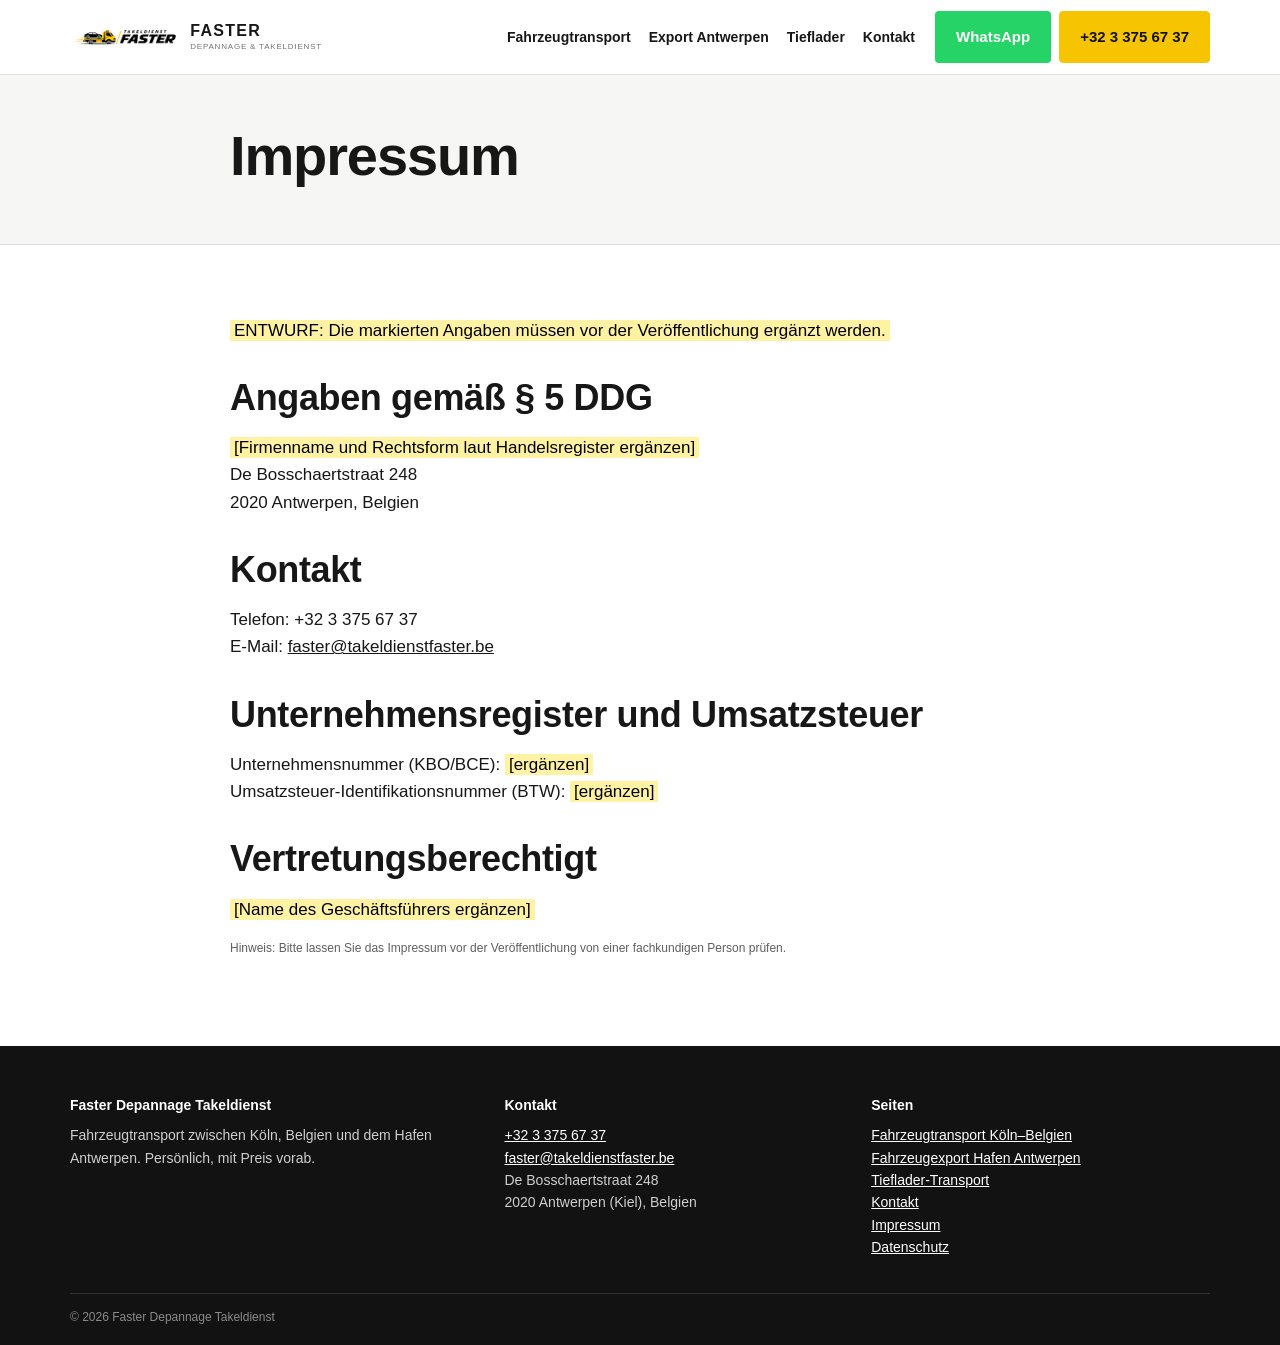
<file: impressum.html>
<!doctype html>
<html lang="de">
<head>
<meta charset="utf-8"><meta name="viewport" content="width=device-width, initial-scale=1">
<title>Impressum | Faster Depannage Takeldienst</title>
<meta name="description" content="Anbieterkennzeichnung von Faster Depannage Takeldienst.">
<meta name="robots" content="noindex">
<meta name="theme-color" content="#121212">
<link rel="icon" href="assets/favicon.ico" sizes="any"><link rel="icon" type="image/png" sizes="32x32" href="assets/favicon-32.png"><link rel="apple-touch-icon" href="assets/apple-touch-icon.png">
<link rel="stylesheet" href="styles.css">
</head>
<body>
<header class="site-header"><div class="wrap nav">
  <a class="brand" href="index.html" aria-label="Faster Depannage Takeldienst - Startseite"><img src="assets/faster-logo.png" alt="Faster Depannage Takeldienst Logo" width="150" height="40"><span><strong>FASTER</strong><small>DEPANNAGE &amp; TAKELDIENST</small></span></a>
  <nav class="menu" aria-label="Hauptnavigation"><a href="fahrzeugtransport-koeln-belgien.html">Fahrzeugtransport</a><a href="fahrzeugexport-antwerpen-hafen.html">Export Antwerpen</a><a href="tieflader-transport.html">Tieflader</a><a href="kontakt.html">Kontakt</a></nav>
  <div class="nav-cta"><a class="btn btn-wa" href="https://wa.me/3233756737?text=Hallo%20Faster%2C%20ich%20brauche%20einen%20Fahrzeugtransport%20ab%20K%C3%B6ln." target="_blank" rel="noopener">WhatsApp</a><a class="btn btn-y hide-s" href="tel:+3233756737">+32 3 375 67 37</a></div>
</div></header>
<main>
<section class="page-head"><div class="wrap narrow"><h1>Impressum</h1></div></section>
<section class="section"><div class="wrap narrow copy">
<p><mark>ENTWURF: Die markierten Angaben müssen vor der Veröffentlichung ergänzt werden.</mark></p>
<h2>Angaben gemäß § 5 DDG</h2>
<p><mark>[Firmenname und Rechtsform laut Handelsregister ergänzen]</mark><br>De Bosschaertstraat 248<br>2020 Antwerpen, Belgien</p>
<h2>Kontakt</h2>
<p>Telefon: +32 3 375 67 37<br>E-Mail: <a href="mailto:faster@takeldienstfaster.be">faster@takeldienstfaster.be</a></p>
<h2>Unternehmensregister und Umsatzsteuer</h2>
<p>Unternehmensnummer (KBO/BCE): <mark>[ergänzen]</mark><br>Umsatzsteuer-Identifikationsnummer (BTW): <mark>[ergänzen]</mark></p>
<h2>Vertretungsberechtigt</h2>
<p><mark>[Name des Geschäftsführers ergänzen]</mark></p>
<p class="fine">Hinweis: Bitte lassen Sie das Impressum vor der Veröffentlichung von einer fachkundigen Person prüfen.</p>
</div></section>
</main>
<footer class="site-footer"><div class="wrap foot-grid">
  <div><strong>Faster Depannage Takeldienst</strong><p>Fahrzeugtransport zwischen Köln, Belgien und dem Hafen Antwerpen. Persönlich, mit Preis vorab.</p></div>
  <div><strong>Kontakt</strong><p><a href="tel:+3233756737">+32 3 375 67 37</a><br><a href="mailto:faster@takeldienstfaster.be">faster@takeldienstfaster.be</a><br>De Bosschaertstraat 248<br>2020 Antwerpen (Kiel), Belgien</p></div>
  <div><strong>Seiten</strong><p><a href="fahrzeugtransport-koeln-belgien.html">Fahrzeugtransport Köln–Belgien</a><br><a href="fahrzeugexport-antwerpen-hafen.html">Fahrzeugexport Hafen Antwerpen</a><br><a href="tieflader-transport.html">Tieflader-Transport</a><br><a href="kontakt.html">Kontakt</a><br><a href="impressum.html">Impressum</a><br><a href="datenschutz.html">Datenschutz</a></p></div>
</div><div class="wrap foot-bottom">© 2026 Faster Depannage Takeldienst</div></footer>
</body>
</html>
</file>
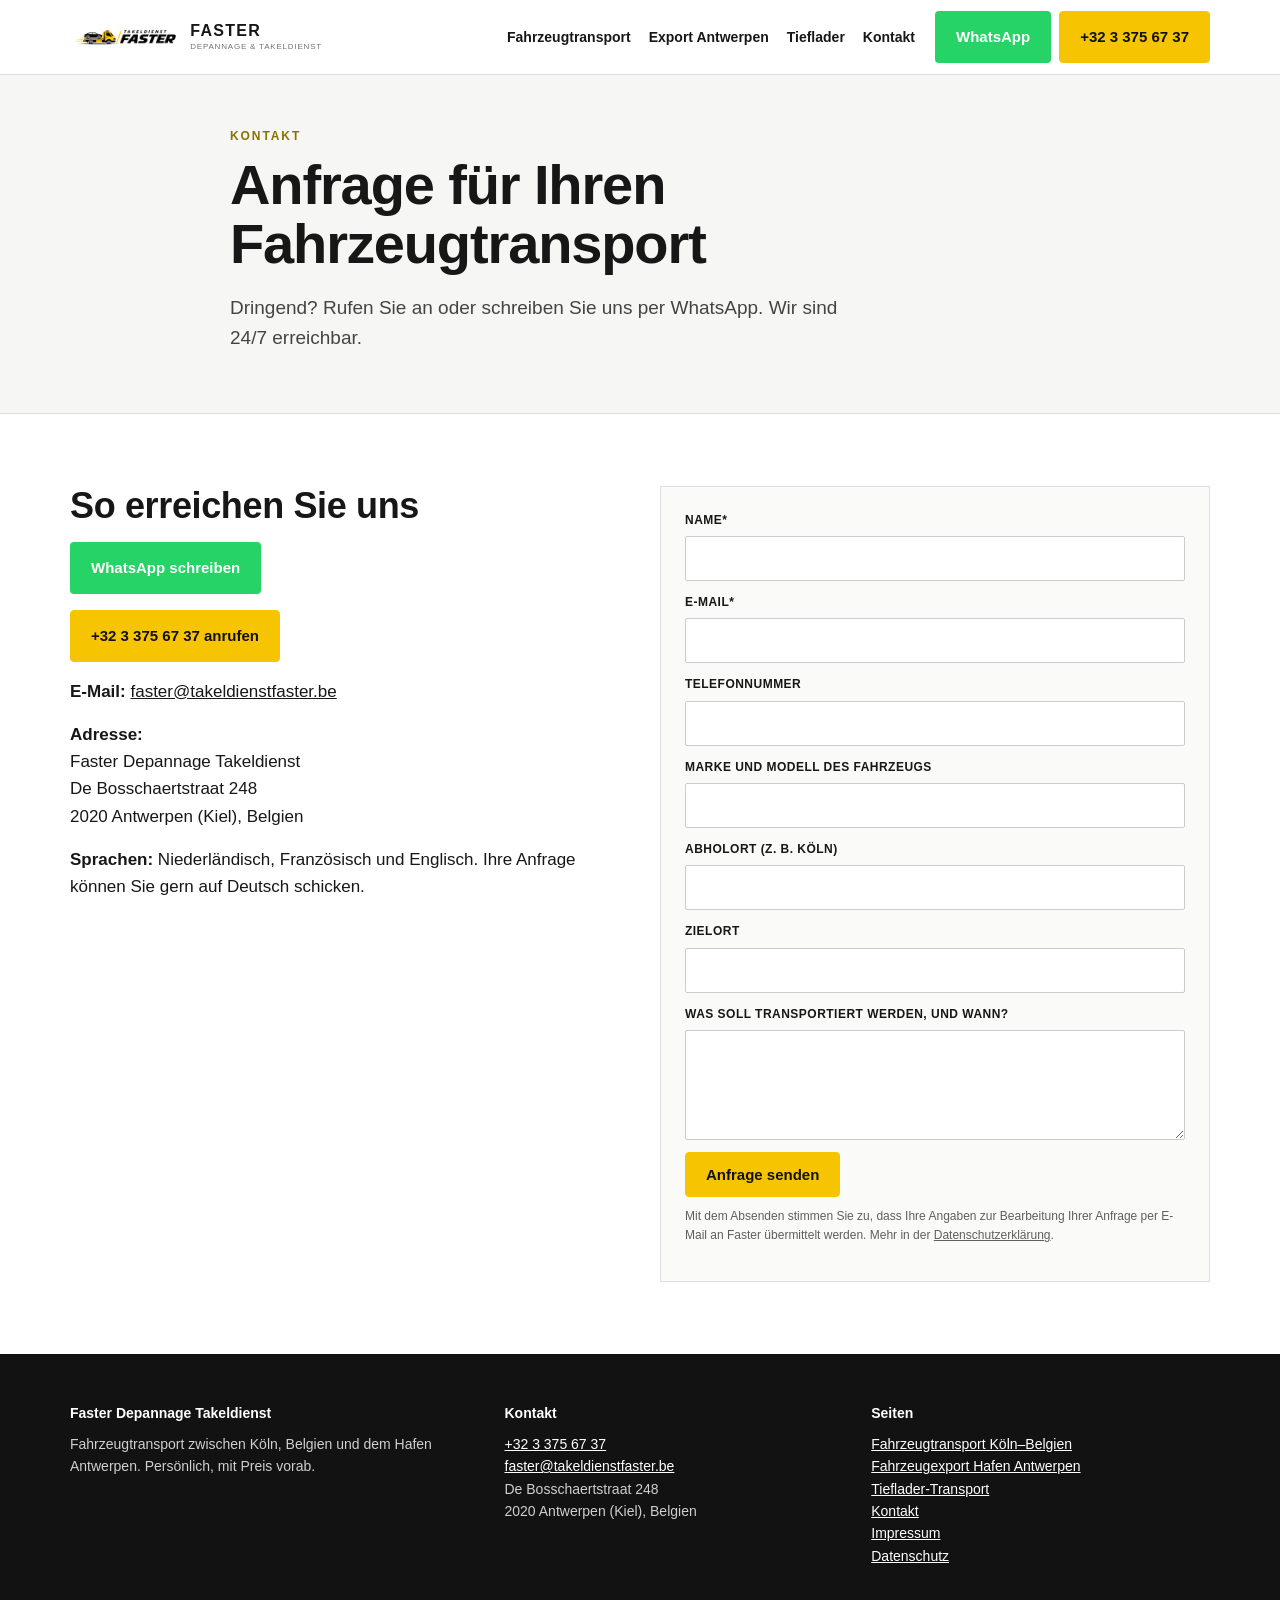
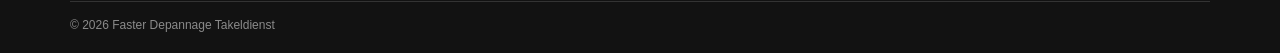
<file: kontakt.html>
<!doctype html>
<html lang="de">
<head>
<meta charset="utf-8"><meta name="viewport" content="width=device-width, initial-scale=1">
<title>Kontakt &amp; Anfrage | Faster Depannage Takeldienst</title>
<meta name="description" content="Anfrage für Fahrzeugtransport ab Köln: per WhatsApp, Telefon oder Formular. Faster Depannage Takeldienst, Antwerpen.">
<meta name="theme-color" content="#121212">
<link rel="icon" href="assets/favicon.ico" sizes="any"><link rel="icon" type="image/png" sizes="32x32" href="assets/favicon-32.png"><link rel="apple-touch-icon" href="assets/apple-touch-icon.png">
<link rel="stylesheet" href="styles.css">
</head>
<body>
<header class="site-header"><div class="wrap nav">
  <a class="brand" href="index.html" aria-label="Faster Depannage Takeldienst - Startseite"><img src="assets/faster-logo.png" alt="Faster Depannage Takeldienst Logo" width="150" height="40"><span><strong>FASTER</strong><small>DEPANNAGE &amp; TAKELDIENST</small></span></a>
  <nav class="menu" aria-label="Hauptnavigation"><a href="fahrzeugtransport-koeln-belgien.html">Fahrzeugtransport</a><a href="fahrzeugexport-antwerpen-hafen.html">Export Antwerpen</a><a href="tieflader-transport.html">Tieflader</a><a href="kontakt.html">Kontakt</a></nav>
  <div class="nav-cta"><a class="btn btn-wa" href="https://wa.me/3233756737?text=Hallo%20Faster%2C%20ich%20brauche%20einen%20Fahrzeugtransport%20ab%20K%C3%B6ln." target="_blank" rel="noopener">WhatsApp</a><a class="btn btn-y hide-s" href="tel:+3233756737">+32 3 375 67 37</a></div>
</div></header>
<main>
<section class="page-head"><div class="wrap narrow"><p class="eyebrow">Kontakt</p><h1>Anfrage für Ihren Fahrzeugtransport</h1>
<p class="lead">Dringend? Rufen Sie an oder schreiben Sie uns per WhatsApp. Wir sind 24/7 erreichbar.</p></div></section>
<section class="section"><div class="wrap split">
<div class="copy"><h2>So erreichen Sie uns</h2>
<p><a class="btn btn-wa" href="https://wa.me/3233756737?text=Hallo%20Faster%2C%20ich%20brauche%20einen%20Fahrzeugtransport%20ab%20K%C3%B6ln." target="_blank" rel="noopener">WhatsApp schreiben</a></p>
<p><a class="btn btn-y" href="tel:+3233756737">+32 3 375 67 37 anrufen</a></p>
<p><strong>E-Mail:</strong> <a href="mailto:faster@takeldienstfaster.be">faster@takeldienstfaster.be</a></p>
<p><strong>Adresse:</strong><br>Faster Depannage Takeldienst<br>De Bosschaertstraat 248<br>2020 Antwerpen (Kiel), Belgien</p>
<p><strong>Sprachen:</strong> Niederländisch, Französisch und Englisch. Ihre Anfrage können Sie gern auf Deutsch schicken.</p></div>
<form class="formbox" action="https://formsubmit.co/faster24eu@gmail.com" method="POST">
<input type="hidden" name="_subject" value="[DE-Köln] Neue Transportanfrage">
<input type="hidden" name="_template" value="table"><input type="hidden" name="_captcha" value="true">
<label>Name*<input name="naam" required></label>
<label>E-Mail*<input type="email" name="email" required></label>
<label>Telefonnummer<input name="telefoon"></label>
<label>Marke und Modell des Fahrzeugs<input name="voertuig"></label>
<label>Abholort (z. B. Köln)<input name="ophaalplaats"></label>
<label>Zielort<input name="bestemming"></label>
<label>Was soll transportiert werden, und wann?<textarea name="situatie"></textarea></label>
<button class="btn btn-y" type="submit">Anfrage senden</button>
<p class="fine">Mit dem Absenden stimmen Sie zu, dass Ihre Angaben zur Bearbeitung Ihrer Anfrage per E-Mail an Faster übermittelt werden. Mehr in der <a href="datenschutz.html">Datenschutzerklärung</a>.</p>
</form></div></section>
</main>
<footer class="site-footer"><div class="wrap foot-grid">
  <div><strong>Faster Depannage Takeldienst</strong><p>Fahrzeugtransport zwischen Köln, Belgien und dem Hafen Antwerpen. Persönlich, mit Preis vorab.</p></div>
  <div><strong>Kontakt</strong><p><a href="tel:+3233756737">+32 3 375 67 37</a><br><a href="mailto:faster@takeldienstfaster.be">faster@takeldienstfaster.be</a><br>De Bosschaertstraat 248<br>2020 Antwerpen (Kiel), Belgien</p></div>
  <div><strong>Seiten</strong><p><a href="fahrzeugtransport-koeln-belgien.html">Fahrzeugtransport Köln–Belgien</a><br><a href="fahrzeugexport-antwerpen-hafen.html">Fahrzeugexport Hafen Antwerpen</a><br><a href="tieflader-transport.html">Tieflader-Transport</a><br><a href="kontakt.html">Kontakt</a><br><a href="impressum.html">Impressum</a><br><a href="datenschutz.html">Datenschutz</a></p></div>
</div><div class="wrap foot-bottom">© 2026 Faster Depannage Takeldienst</div></footer>
</body>
</html>
</file>
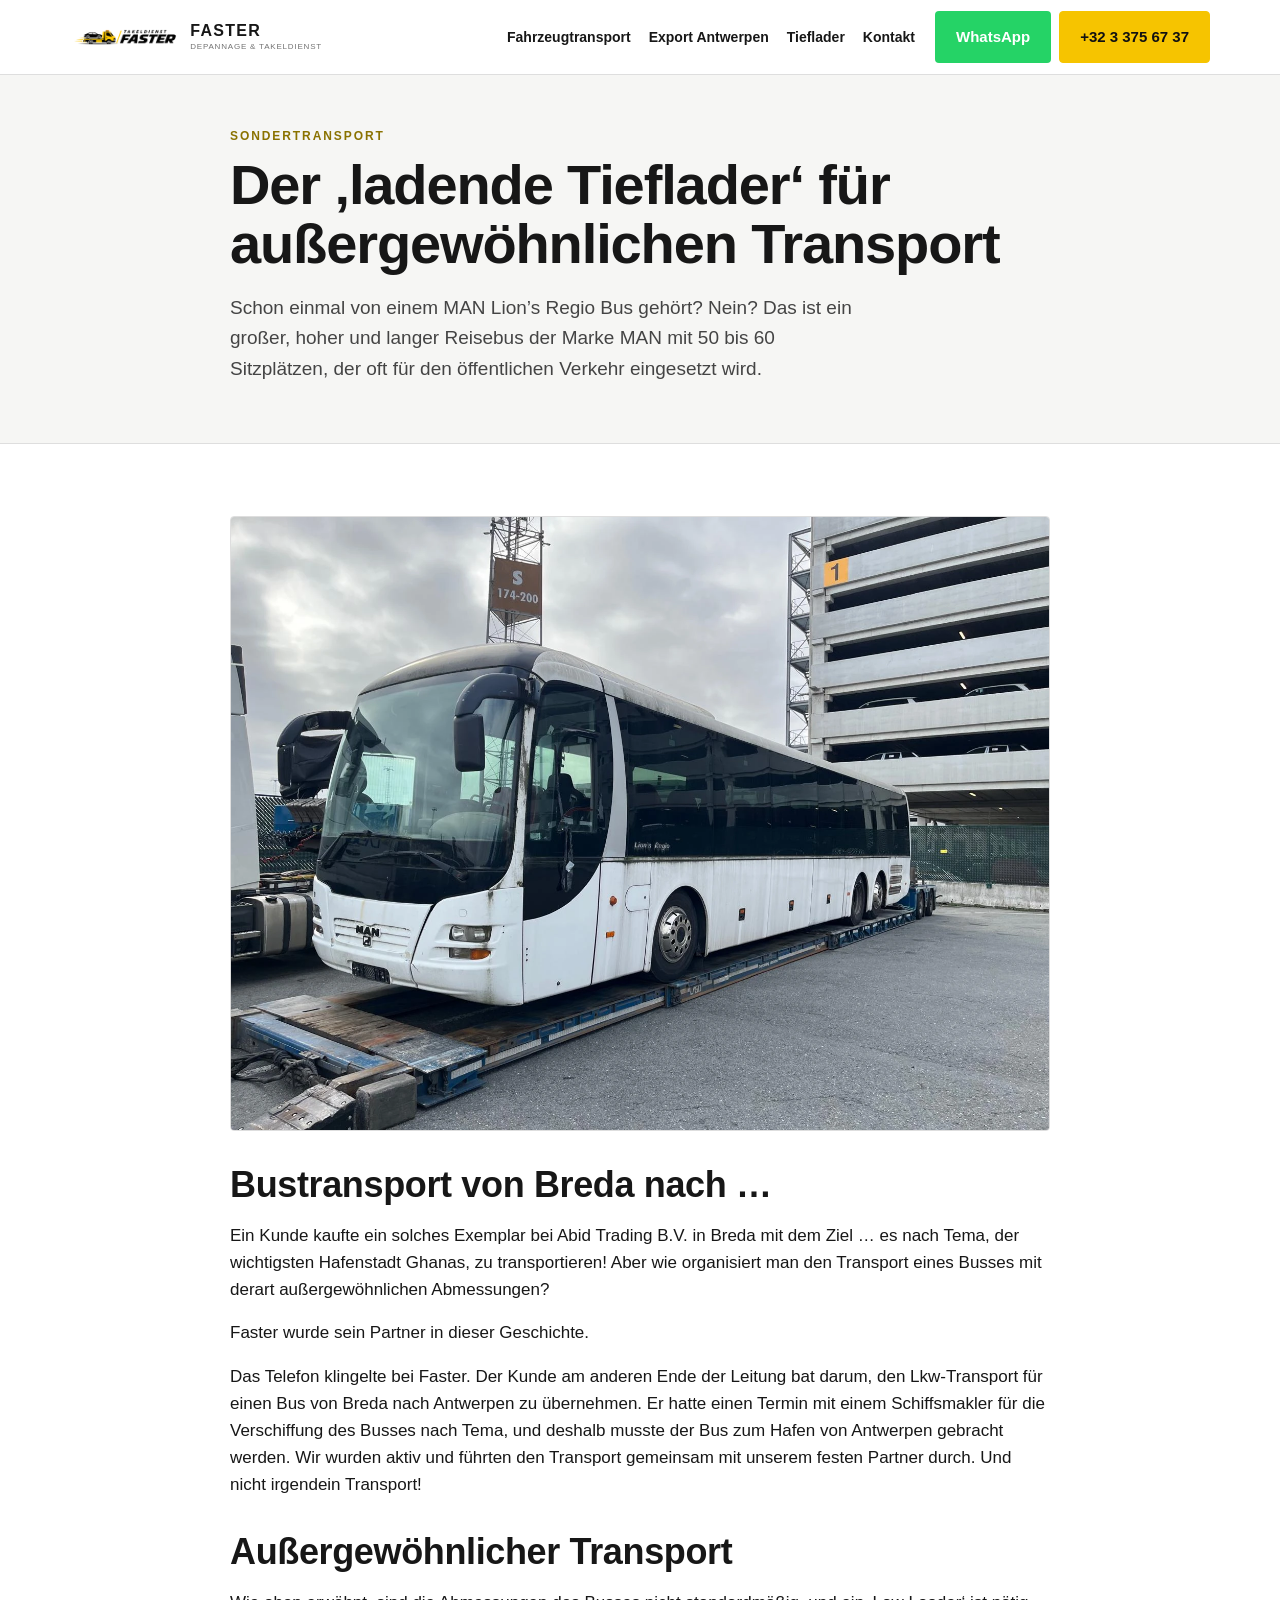
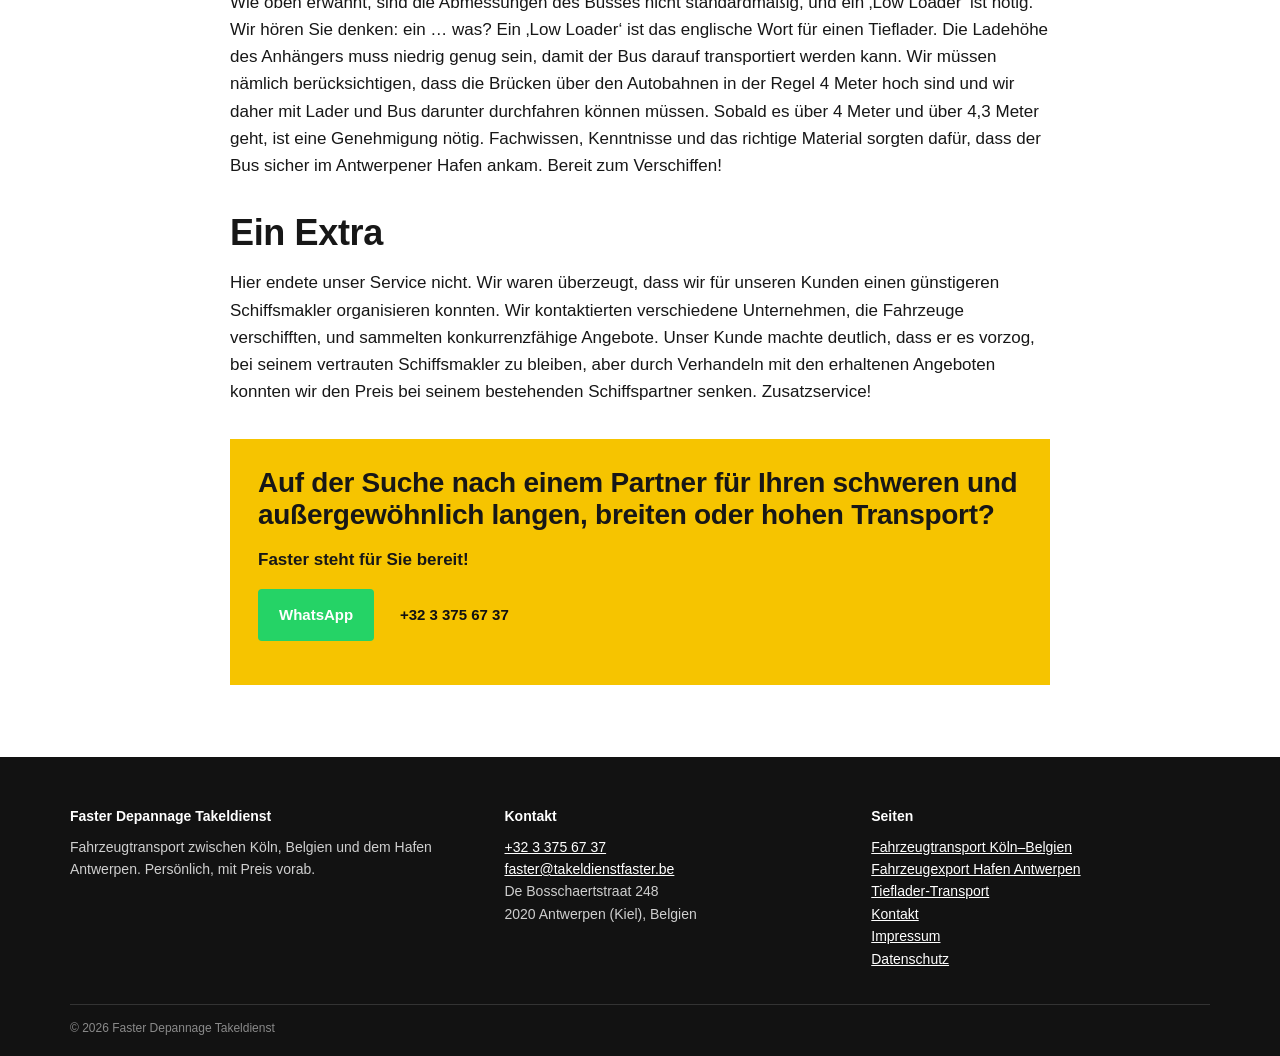
<file: tieflader-transport.html>
<!doctype html>
<html lang="de">
<head>
<meta charset="utf-8"><meta name="viewport" content="width=device-width, initial-scale=1">
<title>Tieflader-Transport: Bus von Breda nach Antwerpen | Faster Depannage Takeldienst</title>
<meta name="description" content="Wie ein 50-Sitzer-Bus per Tieflader (Low Loader) von Breda in den Hafen Antwerpen kam. Faster organisiert Transporte für zu hohe, lange oder breite Ladung.">
<meta name="theme-color" content="#121212">
<link rel="icon" href="assets/favicon.ico" sizes="any"><link rel="icon" type="image/png" sizes="32x32" href="assets/favicon-32.png"><link rel="apple-touch-icon" href="assets/apple-touch-icon.png">
<link rel="stylesheet" href="styles.css">
</head>
<body>
<header class="site-header"><div class="wrap nav">
  <a class="brand" href="index.html" aria-label="Faster Depannage Takeldienst - Startseite"><img src="assets/faster-logo.png" alt="Faster Depannage Takeldienst Logo" width="150" height="40"><span><strong>FASTER</strong><small>DEPANNAGE &amp; TAKELDIENST</small></span></a>
  <nav class="menu" aria-label="Hauptnavigation"><a href="fahrzeugtransport-koeln-belgien.html">Fahrzeugtransport</a><a href="fahrzeugexport-antwerpen-hafen.html">Export Antwerpen</a><a href="tieflader-transport.html">Tieflader</a><a href="kontakt.html">Kontakt</a></nav>
  <div class="nav-cta"><a class="btn btn-wa" href="https://wa.me/3233756737?text=Hallo%20Faster%2C%20ich%20brauche%20einen%20Fahrzeugtransport%20ab%20K%C3%B6ln." target="_blank" rel="noopener">WhatsApp</a><a class="btn btn-y hide-s" href="tel:+3233756737">+32 3 375 67 37</a></div>
</div></header>
<main>
<section class="page-head"><div class="wrap narrow"><p class="eyebrow">Sondertransport</p><h1>Der ‚ladende Tieflader‘ für außergewöhnlichen Transport</h1>
<p class="lead">Schon einmal von einem MAN Lion’s Regio Bus gehört? Nein? Das ist ein großer, hoher und langer Reisebus der Marke MAN mit 50 bis 60 Sitzplätzen, der oft für den öffentlichen Verkehr eingesetzt wird.</p></div></section>
<section class="section"><div class="wrap narrow copy">
<img class="rounded" src="assets/man-lions-regio-dieplader.webp" alt="MAN Lion’s Regio Bus auf einem Tieflader" width="1200" height="800" loading="lazy">
<h2>Bustransport von Breda nach …</h2>
<p>Ein Kunde kaufte ein solches Exemplar bei Abid Trading B.V. in Breda mit dem Ziel … es nach Tema, der wichtigsten Hafenstadt Ghanas, zu transportieren! Aber wie organisiert man den Transport eines Busses mit derart außergewöhnlichen Abmessungen?</p>
<p>Faster wurde sein Partner in dieser Geschichte.</p>
<p>Das Telefon klingelte bei Faster. Der Kunde am anderen Ende der Leitung bat darum, den Lkw-Transport für einen Bus von Breda nach Antwerpen zu übernehmen. Er hatte einen Termin mit einem Schiffsmakler für die Verschiffung des Busses nach Tema, und deshalb musste der Bus zum Hafen von Antwerpen gebracht werden. Wir wurden aktiv und führten den Transport gemeinsam mit unserem festen Partner durch. Und nicht irgendein Transport!</p>
<h2>Außergewöhnlicher Transport</h2>
<p>Wie oben erwähnt, sind die Abmessungen des Busses nicht standardmäßig, und ein ‚Low Loader‘ ist nötig. Wir hören Sie denken: ein … was? Ein ‚Low Loader‘ ist das englische Wort für einen Tieflader. Die Ladehöhe des Anhängers muss niedrig genug sein, damit der Bus darauf transportiert werden kann. Wir müssen nämlich berücksichtigen, dass die Brücken über den Autobahnen in der Regel 4 Meter hoch sind und wir daher mit Lader und Bus darunter durchfahren können müssen. Sobald es über 4 Meter und über 4,3 Meter geht, ist eine Genehmigung nötig. Fachwissen, Kenntnisse und das richtige Material sorgten dafür, dass der Bus sicher im Antwerpener Hafen ankam. Bereit zum Verschiffen!</p>
<h2>Ein Extra</h2>
<p>Hier endete unser Service nicht. Wir waren überzeugt, dass wir für unseren Kunden einen günstigeren Schiffsmakler organisieren konnten. Wir kontaktierten verschiedene Unternehmen, die Fahrzeuge verschifften, und sammelten konkurrenzfähige Angebote. Unser Kunde machte deutlich, dass er es vorzog, bei seinem vertrauten Schiffsmakler zu bleiben, aber durch Verhandeln mit den erhaltenen Angeboten konnten wir den Preis bei seinem bestehenden Schiffspartner senken. Zusatzservice!</p>
<div class="callout"><h2>Auf der Suche nach einem Partner für Ihren schweren und außergewöhnlich langen, breiten oder hohen Transport?</h2><p><strong>Faster steht für Sie bereit!</strong></p><p><a class="btn btn-wa" href="https://wa.me/3233756737?text=Hallo%20Faster%2C%20ich%20brauche%20einen%20Fahrzeugtransport%20ab%20K%C3%B6ln." target="_blank" rel="noopener">WhatsApp</a> <a class="btn btn-y" href="tel:+3233756737">+32 3 375 67 37</a></p></div>
</div></section>
</main>
<footer class="site-footer"><div class="wrap foot-grid">
  <div><strong>Faster Depannage Takeldienst</strong><p>Fahrzeugtransport zwischen Köln, Belgien und dem Hafen Antwerpen. Persönlich, mit Preis vorab.</p></div>
  <div><strong>Kontakt</strong><p><a href="tel:+3233756737">+32 3 375 67 37</a><br><a href="mailto:faster@takeldienstfaster.be">faster@takeldienstfaster.be</a><br>De Bosschaertstraat 248<br>2020 Antwerpen (Kiel), Belgien</p></div>
  <div><strong>Seiten</strong><p><a href="fahrzeugtransport-koeln-belgien.html">Fahrzeugtransport Köln–Belgien</a><br><a href="fahrzeugexport-antwerpen-hafen.html">Fahrzeugexport Hafen Antwerpen</a><br><a href="tieflader-transport.html">Tieflader-Transport</a><br><a href="kontakt.html">Kontakt</a><br><a href="impressum.html">Impressum</a><br><a href="datenschutz.html">Datenschutz</a></p></div>
</div><div class="wrap foot-bottom">© 2026 Faster Depannage Takeldienst</div></footer>
</body>
</html>
</file>
<file: styles.css>
:root{--ink:#171717;--muted:#5f5f5f;--line:#dedede;--paper:#f6f6f4;--yellow:#f6c400;--yellow2:#ffd83a;--green:#25d366;--dark:#121212}
*{box-sizing:border-box}html{scroll-behavior:smooth}
body{margin:0;font-family:Arial,Helvetica,sans-serif;font-size:17px;line-height:1.6;color:var(--ink);background:#fff}
img{max-width:100%;height:auto;display:block}a{color:inherit}
.wrap{width:min(calc(100% - 40px),1140px);margin:0 auto}.narrow{max-width:820px}
.site-header{position:sticky;top:0;z-index:50;background:#fff;border-bottom:1px solid var(--line)}
.nav{display:flex;align-items:center;gap:20px;min-height:74px}
.brand{display:flex;align-items:center;gap:10px;text-decoration:none}.brand img{height:38px;width:auto}
.brand span{display:flex;flex-direction:column;line-height:1}.brand strong{letter-spacing:.08em;font-size:16px}.brand small{font-size:8px;letter-spacing:.1em;color:#737373;margin-top:4px}
.menu{display:flex;gap:18px;margin-left:auto}.menu a{text-decoration:none;font-weight:700;font-size:14px}.menu a:hover{text-decoration:underline}
.nav-cta{display:flex;gap:8px}
.btn{display:inline-block;padding:13px 20px;font-weight:800;text-decoration:none;border:1px solid transparent;border-radius:4px;cursor:pointer;font-size:15px;font-family:inherit}
.btn-y{background:var(--yellow);border-color:var(--yellow);color:#111}.btn-y:hover{background:var(--yellow2)}
.btn-wa{background:var(--green);color:#fff}.btn-dark{background:#111;color:#fff}.btn-out{background:transparent;border-color:#111;color:#111}
.eyebrow{font-size:12px;font-weight:800;letter-spacing:.16em;text-transform:uppercase;color:#8a7200;margin:0 0 10px}
h1{font-size:clamp(32px,5vw,56px);line-height:1.05;margin:0 0 18px;letter-spacing:-.02em}
h2{font-size:clamp(24px,3.4vw,36px);line-height:1.12;margin:0 0 16px;letter-spacing:-.01em}h3{margin:0 0 8px;font-size:20px}
.lead{font-size:19px;color:#444;max-width:640px}.sub{color:var(--muted);max-width:640px;margin:-6px 0 26px}
.hero{background:var(--paper);border-bottom:1px solid var(--line);padding:56px 0}
.hero-grid{display:grid;grid-template-columns:1.05fr 1fr;gap:40px;align-items:center}
.hero-img{border:1px solid var(--line);width:100%;aspect-ratio:4/3;object-fit:cover}
.actions{display:flex;gap:10px;flex-wrap:wrap;margin:22px 0}
.proof{list-style:none;margin:26px 0 0;padding:18px 0 0;border-top:1px solid var(--line);display:grid;grid-template-columns:repeat(3,1fr);gap:14px;font-size:13px;color:var(--muted)}.proof strong{display:block;color:var(--ink);font-size:17px}
.section{padding:72px 0}.grey{background:var(--paper)}
.cards{display:grid;grid-template-columns:repeat(4,1fr);gap:16px}
.card{border:1px solid var(--line);background:#fff;padding:24px}.card p{color:var(--muted);margin:0 0 14px}.card a{font-weight:800}
.steps{display:grid;grid-template-columns:repeat(3,1fr);gap:16px}.step{background:#fff;border:1px solid var(--line);padding:24px}.step p{margin:0;color:var(--muted)}
.step span{display:inline-grid;place-items:center;width:38px;height:38px;background:var(--yellow);font-weight:900;margin-bottom:12px}
.split{display:grid;grid-template-columns:1fr 1fr;gap:40px;align-items:start}.rounded{border-radius:4px;border:1px solid var(--line);margin-bottom:22px}
.ticks{list-style:none;padding:0;margin:0 0 20px}.ticks li{padding:8px 0 8px 28px;position:relative}.ticks li:before{content:"";position:absolute;left:0;top:16px;width:12px;height:12px;background:var(--yellow)}
.copy h2{margin-top:34px}.copy h2:first-child{margin-top:0}.copy p{margin:0 0 16px}
.page-head{background:var(--paper);border-bottom:1px solid var(--line);padding:52px 0 40px}
details{border:1px solid var(--line);padding:16px 18px;margin:0 0 10px;background:#fff}summary{font-weight:800;cursor:pointer}details div{padding-top:10px;color:var(--muted)}
.cta{background:var(--yellow);padding:44px 0}.cta-in{display:flex;justify-content:space-between;align-items:center;gap:24px;flex-wrap:wrap}.cta h2{margin:0 0 6px}.cta p{margin:0}
.callout{background:var(--yellow);padding:28px;margin-top:34px}.callout h2{font-size:clamp(20px,2.6vw,28px)}
.formbox{border:1px solid var(--line);background:#fafaf8;padding:24px}.formbox label{display:block;font-size:12px;font-weight:900;text-transform:uppercase;letter-spacing:.04em;margin-bottom:12px}
.formbox input,.formbox textarea{display:block;width:100%;margin-top:6px;border:1px solid #ccc;padding:12px;font:inherit;background:#fff;border-radius:2px}.formbox textarea{min-height:110px}
.fine{font-size:12px;color:var(--muted);margin-top:10px}mark{background:#fff3a3;padding:1px 4px}
.site-footer{background:var(--dark);color:#cfcfcf;padding:48px 0 18px;font-size:14px}.site-footer a{color:#fff}.site-footer strong{color:#fff}.site-footer p{margin:8px 0}
.foot-grid{display:grid;grid-template-columns:1.2fr 1fr 1fr;gap:28px}.foot-bottom{margin-top:26px;padding-top:14px;border-top:1px solid #333;font-size:12px;color:#8a8a8a}
@media(max-width:900px){.hero-grid,.split,.cards,.steps,.foot-grid{grid-template-columns:1fr}.menu{display:none}.nav-cta{margin-left:auto}.hide-s{display:none}.section{padding:52px 0}.hero{padding:36px 0}.proof{grid-template-columns:1fr}}
</file>
